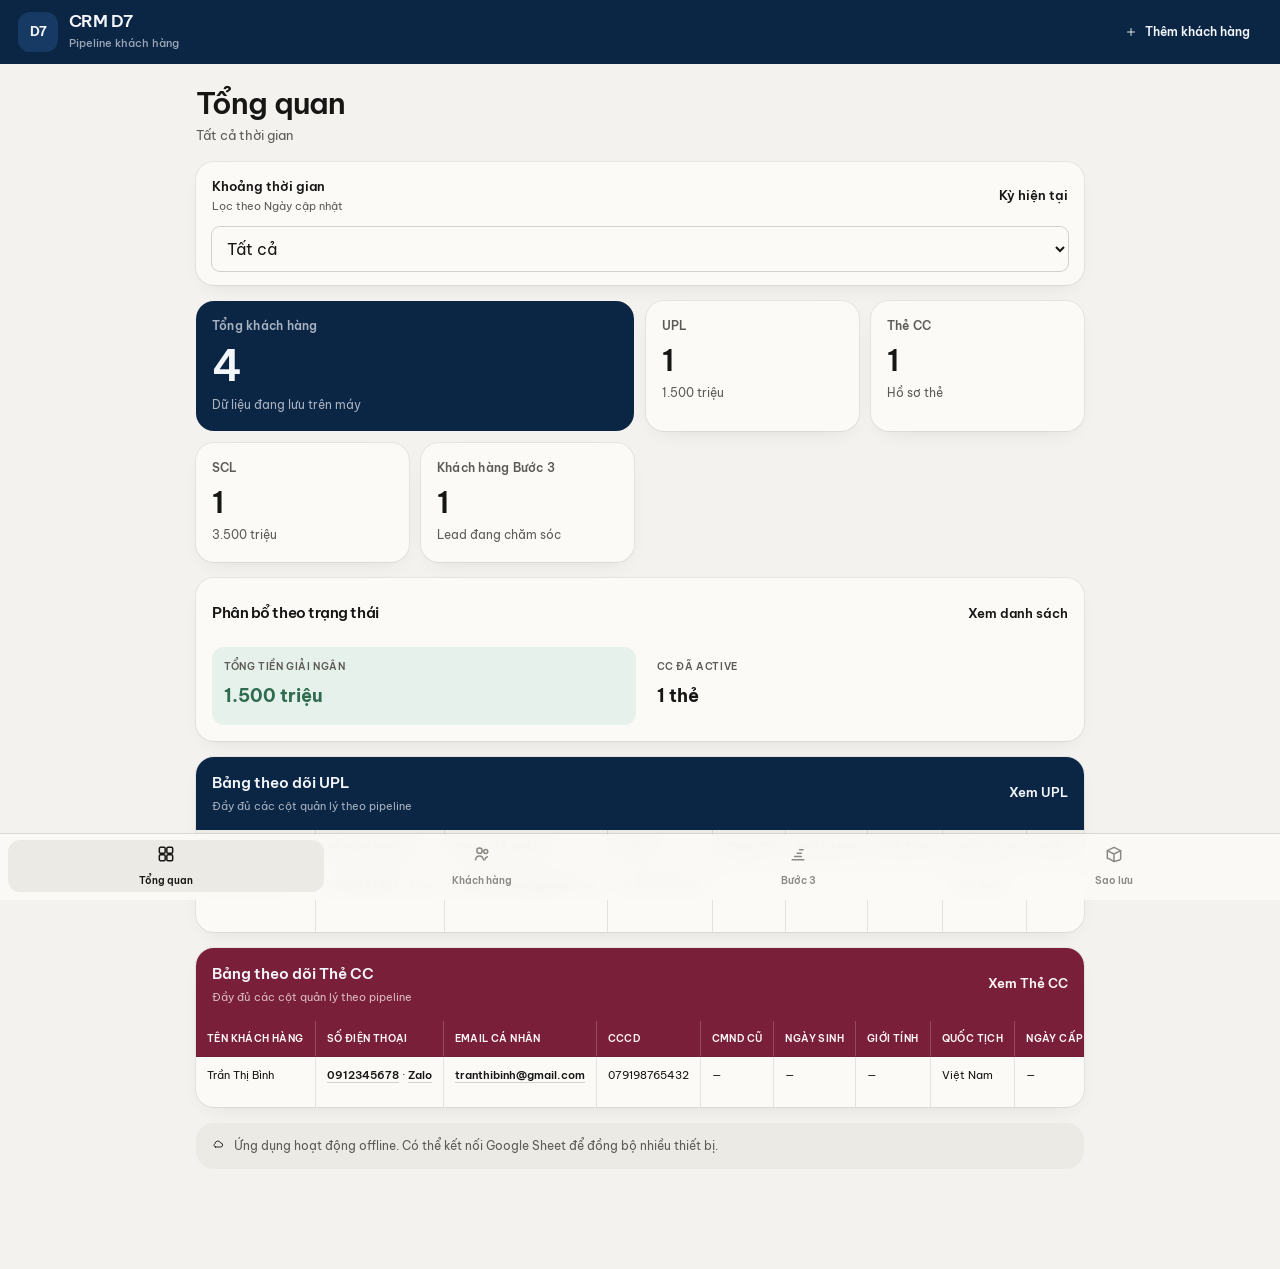
<file: index.html>
<!doctype html>
<html lang="vi">
<head>
  <meta charset="UTF-8">
  <meta name="viewport" content="width=device-width, initial-scale=1, maximum-scale=1, minimum-scale=1, user-scalable=no, viewport-fit=cover">
  <meta name="theme-color" content="#0b2545">
  <meta name="description" content="CRM D7 — quản lý pipeline khách hàng ngay trên thiết bị">
  <meta name="mobile-web-app-capable" content="yes">
  <meta name="apple-mobile-web-app-capable" content="yes">
  <meta name="apple-mobile-web-app-status-bar-style" content="black-translucent">
  <meta name="apple-mobile-web-app-title" content="CRM D7">
  <title>CRM D7</title>
  <link rel="manifest" href="manifest.webmanifest">
  <link rel="icon" href="icons/icon-192.png" sizes="192x192">
  <link rel="apple-touch-icon" href="icons/icon-192.png">
  <link rel="stylesheet" href="style.css?v=1.7.2">

<script>
  document.addEventListener('gesturestart', (e) => e.preventDefault());
  document.addEventListener('gesturechange', (e) => e.preventDefault());
  document.addEventListener('dblclick', (e) => e.preventDefault(), { passive: false });
  document.addEventListener('click', (e) => {
    const a = e.target.closest('a');
    if (!a || !a.href) return;
    if (a.hasAttribute('download')) return;
    if (a.target === '_blank') return;
    const href = a.getAttribute('href') || a.href;
    if (/^(blob:|mailto:|tel:|https?:)/i.test(href)) return;
    if (a.origin === window.location.origin || !a.href.startsWith('http')) {
      e.preventDefault();
      window.location.href = a.href;
    }
  });
</script>
</head>
<body>
  <svg class="icon-sprite" aria-hidden="true">
    <symbol id="i-mark" viewBox="0 0 24 24"><path d="M6 4v16M6 4h11M6 11h9"/></symbol>
    <symbol id="i-plus" viewBox="0 0 24 24"><path d="M12 5v14M5 12h14"/></symbol>
    <symbol id="i-grid" viewBox="0 0 24 24"><rect x="4" y="4" width="7" height="7" rx="1.4"/><rect x="13" y="4" width="7" height="7" rx="1.4"/><rect x="4" y="13" width="7" height="7" rx="1.4"/><rect x="13" y="13" width="7" height="7" rx="1.4"/></symbol>
    <symbol id="i-users" viewBox="0 0 24 24"><circle cx="9" cy="8" r="3.2"/><path d="M4.2 19c.6-3 2.6-4.6 4.8-4.6S13.2 16 13.8 19"/><circle cx="16.5" cy="9" r="2.4"/><path d="M15.4 19c.3-1.8 1.4-3.1 3.1-3.6"/></symbol>
    <symbol id="i-steps" viewBox="0 0 24 24"><path d="M5 19h14M8 15h8M11 11h5M14 7h4"/></symbol>
    <symbol id="i-box" viewBox="0 0 24 24"><path d="M4 8l8-4 8 4v9.5a2 2 0 0 1-1.2 1.8L12 21l-6.8-3.7A2 2 0 0 1 4 17.5V8z"/><path d="M4 8l8 4 8-4M12 12v9"/></symbol>
    <symbol id="i-search" viewBox="0 0 24 24"><circle cx="11" cy="11" r="6.5"/><path d="M16 16l4 4"/></symbol>
    <symbol id="i-download" viewBox="0 0 24 24"><path d="M12 4v11M7 11l5 5 5-5M5 20h14"/></symbol>
    <symbol id="i-cloud" viewBox="0 0 24 24"><path d="M7 18h10a4 4 0 0 0 .4-8 6 6 0 0 0-11.6 1.6A3.5 3.5 0 0 0 7 18z"/></symbol>
    <symbol id="i-close" viewBox="0 0 24 24"><path d="M6 6l12 12M18 6L6 18"/></symbol>
    <symbol id="i-phone" viewBox="0 0 24 24"><path d="M7 3.8h3.2l1 4.2-2 1.2a12 12 0 0 0 5.6 5.6l1.2-2 4.2 1V20a1.8 1.8 0 0 1-2 1.8A16 16 0 0 1 3.2 7.8 1.8 1.8 0 0 1 5 6h2z"/></symbol>
    <symbol id="i-mail" viewBox="0 0 24 24"><rect x="3.5" y="5.5" width="17" height="13" rx="2"/><path d="M4 7l8 6 8-6"/></symbol>
    <symbol id="i-map" viewBox="0 0 24 24"><path d="M12 21s6-5.2 6-10a6 6 0 1 0-12 0c0 4.8 6 10 6 10z"/><circle cx="12" cy="11" r="2"/></symbol>
    <symbol id="i-scan" viewBox="0 0 24 24"><path d="M4 8V5a1 1 0 0 1 1-1h3M20 8V5a1 1 0 0 0-1-1h-3M4 16v3a1 1 0 0 0 1 1h3M20 16v3a1 1 0 0 1-1 1h-3"/><rect x="8" y="8" width="8" height="8" rx="1"/></symbol>
    <symbol id="i-image" viewBox="0 0 24 24"><rect x="3.5" y="5" width="17" height="14" rx="2"/><circle cx="8.5" cy="10" r="1.6"/><path d="M6 17l4.2-4.2 3 3L16 13l4.5 4"/></symbol>
    <symbol id="i-paste" viewBox="0 0 24 24"><rect x="8" y="7" width="11" height="13" rx="1.6"/><path d="M8 10H6.4A1.4 1.4 0 0 1 5 8.6V4.4A1.4 1.4 0 0 1 6.4 3h7.2A1.4 1.4 0 0 1 15 4.4V7"/><path d="M10 3.2h4v2.2h-4z"/></symbol>
    <symbol id="i-torch" viewBox="0 0 24 24"><path d="M9 2h6l1 5H8z"/><path d="M8 7h8v3l-1.2 2v8.5a1.5 1.5 0 0 1-1.5 1.5h-2.6A1.5 1.5 0 0 1 9.2 20.5V12L8 10z"/><path d="M12 13v4"/></symbol>
    <symbol id="i-check" viewBox="0 0 24 24"><path d="M5 12.5l5 5 9-11"/></symbol>
    <symbol id="i-user" viewBox="0 0 24 24"><circle cx="12" cy="8" r="3.2"/><path d="M5 19.2c.8-3.4 3.2-5.2 7-5.2s6.2 1.8 7 5.2"/></symbol>
  </svg>

  <header class="app-header">
    <div class="brand">
      <div class="brand-mark" aria-hidden="true">D7</div>
      <div>
        <h1>CRM D7</h1>
        <p>Pipeline khách hàng</p>
      </div>
    </div>
    <div class="header-actions">
      <button id="installBtn" class="install-btn compact" hidden>
        <svg class="ico"><use href="#i-download"/></svg>
        Cài ứng dụng
      </button>
      <button id="addTopBtn" class="primary compact">
        <svg class="ico"><use href="#i-plus"/></svg>
        Thêm khách hàng
      </button>
    </div>
  </header>

  <main>
    <section id="dashboardView" class="view active">
      <div class="section-heading">
        <div>
          <h2>Tổng quan</h2>
          <p id="todayText"></p>
        </div>
      </div>
      <div class="overview-period panel">
        <div class="period-heading">
          <div>
            <strong>Khoảng thời gian</strong>
            <small>Lọc theo Ngày cập nhật</small>
          </div>
          <button id="currentPeriodBtn" class="text-btn" type="button">Kỳ hiện tại</button>
        </div>
        <div class="period-controls">
          <select id="overviewPeriodType" aria-label="Kiểu khoảng thời gian">
            <option value="all">Tất cả</option>
            <option value="week">Theo tuần</option>
            <option value="month">Theo tháng</option>
          </select>
          <input id="overviewWeek" type="week" aria-label="Chọn tuần" hidden>
          <input id="overviewMonth" type="month" aria-label="Chọn tháng" hidden>
        </div>
      </div>
      <div class="stats-grid">
        <article class="stat-card hero">
          <span>Tổng khách hàng</span>
          <strong id="totalCustomers">0</strong>
          <small>Dữ liệu đang lưu trên máy</small>
        </article>
        <article class="stat-card">
          <span>UPL</span>
          <strong id="uplCount">0</strong>
          <small id="uplAmount">0 triệu</small>
        </article>
        <article class="stat-card">
          <span>Thẻ CC</span>
          <strong id="ccCount">0</strong>
          <small>Hồ sơ thẻ</small>
        </article>
        <article class="stat-card">
          <span>SCL</span>
          <strong id="sclCount">0</strong>
          <small id="sclAmount">0 triệu</small>
        </article>
        <article class="stat-card">
          <span>Khách hàng Bước 3</span>
          <strong id="b3Count">0</strong>
          <small>Lead đang chăm sóc</small>
        </article>
      </div>

      <div class="panel">
        <div class="panel-title">
          <h3>Phân bổ theo trạng thái</h3>
          <button id="goCustomersBtn" class="text-btn">Xem danh sách</button>
        </div>
        <div class="status-highlights">
          <article class="status-highlight disbursed">
            <span>Tổng tiền giải ngân</span>
            <strong id="disbursedAmount">0 triệu</strong>
          </article>
          <article class="status-highlight active-cc">
            <span>CC đã Active</span>
            <strong id="activeCcCount">0 thẻ</strong>
          </article>
        </div>
      </div>

      <div class="pipeline-sheet upl-sheet">
        <div class="panel-title sheet-title">
          <div>
            <h3>Bảng theo dõi UPL</h3>
            <p>Đầy đủ các cột quản lý theo pipeline</p>
          </div>
          <button class="text-btn" data-dashboard-type="UPL">Xem UPL</button>
        </div>
        <div id="uplOverviewTable" class="table-scroll"></div>
      </div>

      <div class="pipeline-sheet cc-sheet">
        <div class="panel-title sheet-title">
          <div>
            <h3>Bảng theo dõi Thẻ CC</h3>
            <p>Đầy đủ các cột quản lý theo pipeline</p>
          </div>
          <button class="text-btn" data-dashboard-type="CC">Xem Thẻ CC</button>
        </div>
        <div id="ccOverviewTable" class="table-scroll"></div>
      </div>

      <div class="privacy-note">
        <svg class="ico" aria-hidden="true"><use href="#i-cloud"/></svg>
        <p id="storageNote">Ứng dụng hoạt động offline. Có thể kết nối Google Sheet để đồng bộ nhiều thiết bị.</p>
      </div>
    </section>

    <section id="customersView" class="view">
      <div class="section-heading">
        <div>
          <h2>Khách hàng</h2>
          <p id="resultCount">0 hồ sơ</p>
        </div>
        <button id="addCustomerBtn" class="primary">
          <svg class="ico"><use href="#i-plus"/></svg>
          Thêm mới
        </button>
      </div>

      <div class="filters panel">
        <label class="search-box">
          <svg class="ico" aria-hidden="true"><use href="#i-search"/></svg>
          <input id="searchInput" type="search" placeholder="Tìm tên, SĐT, CCCD, cán bộ bán…">
        </label>
        <div class="filter-row">
          <select id="typeFilter" aria-label="Lọc nhóm hồ sơ">
            <option value="">Tất cả nhóm</option>
            <option value="UPL">UPL</option>
            <option value="CC">Thẻ CC</option>
            <option value="SCL">SCL</option>
            <option value="B3">KH Bước 3</option>
          </select>
          <select id="statusFilter" aria-label="Lọc trạng thái">
            <option value="">Tất cả trạng thái</option>
          </select>
        </div>
      </div>

      <div id="customerList" class="customer-list"></div>
    </section>

    <section id="step3View" class="view">
      <div class="section-heading">
        <div>
          <h2>Khách hàng Bước 3</h2>
          <p id="step3Count">0 khách hàng cần chăm sóc</p>
        </div>
        <button id="addStep3Btn" class="primary">
          <svg class="ico"><use href="#i-plus"/></svg>
          Thêm Bước 3
        </button>
      </div>
      <div class="panel step3-tools">
        <label class="search-box">
          <svg class="ico" aria-hidden="true"><use href="#i-search"/></svg>
          <input id="step3SearchInput" type="search" placeholder="Tìm tên, SĐT, CCCD, địa chỉ…">
        </label>
      </div>
      <div id="step3Table" class="pipeline-sheet step3-sheet"></div>
    </section>

    <section id="backupView" class="view">
      <div class="section-heading">
        <div>
          <h2>Sao lưu dữ liệu</h2>
          <p>Chuyển dữ liệu khi đổi máy hoặc lưu trữ định kỳ</p>
        </div>
      </div>
      <div class="panel backup-actions">
        <button id="exportJsonBtn" class="primary wide">Xuất bản sao lưu JSON</button>
        <button id="exportExcelBtn" class="secondary wide">Xuất file Excel (.xlsx)</button>
        <label class="secondary wide file-button">
          Nhập bản sao lưu JSON
          <input id="importJsonInput" type="file" accept="application/json,.json">
        </label>
        <button id="passwordBtn" class="secondary wide">Thiết lập / đổi mật khẩu bảo vệ</button>
        <p id="passwordStatus" class="password-status">Chưa đặt mật khẩu bảo vệ</p>
      </div>
      <div class="panel sync-panel">
        <div class="sync-heading">
          <div>
            <h3>Đồng bộ Google Sheet</h3>
            <p id="syncStatusText">Chưa kết nối</p>
          </div>
          <span id="syncStatusBadge" class="sync-badge offline">Chưa bật</span>
        </div>
        <label class="field">
          <span>Link Apps Script kết thúc bằng /exec</span>
          <input id="syncEndpoint" type="url" inputmode="url" autocomplete="off" placeholder="https://script.google.com/macros/s/.../exec">
        </label>
        <label class="field">
          <span>Mã đồng bộ</span>
          <input id="syncToken" type="password" autocomplete="new-password" placeholder="Nhập SYNC_TOKEN">
        </label>
        <div class="sync-actions">
          <button id="saveSyncBtn" class="primary" type="button">Lưu kết nối</button>
          <button id="syncNowBtn" class="secondary" type="button">Đồng bộ ngay</button>
          <button id="disconnectSyncBtn" class="text-danger" type="button">Ngắt kết nối</button>
        </div>
        <a class="sheet-link" href="https://docs.google.com/spreadsheets/d/1-25f-PqZE8RVZIwjK_eGTddRzKTwYElUWuYyNMxJgtg/edit" target="_blank" rel="noopener">Mở Google Sheet</a>
        <small>Dữ liệu vẫn lưu trên máy. Khi mất mạng, thay đổi được giữ lại và tự đồng bộ khi có mạng.</small>
      </div>
      <div class="panel danger-zone">
        <h3>Xóa toàn bộ dữ liệu</h3>
        <p>Thao tác này xóa mọi khách hàng đã nhập trên thiết bị và không thể hoàn tác nếu chưa sao lưu.</p>
        <button id="clearAllBtn" class="danger">Xóa toàn bộ khách hàng</button>
      </div>
      <div class="about">
        <strong>CRM D7 v1.7.2</strong>
        <span>Phát triển bởi Thân Sang</span>
      </div>
    </section>
  </main>

  <nav class="bottom-nav" aria-label="Điều hướng chính">
    <button class="nav-item active" data-view="dashboardView"><svg class="ico"><use href="#i-grid"/></svg>Tổng quan</button>
    <button class="nav-item" data-view="customersView"><svg class="ico"><use href="#i-users"/></svg>Khách hàng</button>
    <button class="nav-item" data-view="step3View"><svg class="ico"><use href="#i-steps"/></svg>Bước 3</button>
    <button class="nav-item" data-view="backupView"><svg class="ico"><use href="#i-box"/></svg>Sao lưu</button>
  </nav>

  <div id="formModal" class="modal" aria-hidden="true">
    <div class="modal-backdrop" data-close-modal></div>
    <section class="modal-sheet" role="dialog" aria-modal="true" aria-labelledby="formTitle">
      <div class="modal-header">
        <div>
          <h2 id="formTitle">Thêm khách hàng</h2>
          <p>Nhập thông tin theo pipeline</p>
        </div>
        <button class="icon-btn" type="button" data-close-modal aria-label="Đóng">
          <svg class="ico"><use href="#i-close"/></svg>
        </button>
      </div>
      <form id="customerForm">
        <input id="recordId" type="hidden">
        <div class="form-grid">
          <label class="field">
            <span>Nhóm hồ sơ *</span>
            <select id="recordType" required>
              <option value="UPL">UPL</option>
              <option value="CC">Thẻ CC</option>
              <option value="SCL">SCL</option>
              <option value="B3">KH Bước 3</option>
            </select>
          </label>
          <label class="field">
            <span>Ngày cập nhật</span>
            <input id="updatedDate" type="date">
          </label>
          <div class="field full">
            <span>Tên khách hàng *</span>
            <div class="autocomplete-wrap">
              <input
                id="customerName"
                type="text"
                autocomplete="off"
                role="combobox"
                aria-autocomplete="list"
                aria-controls="customerSuggestions"
                aria-expanded="false"
                placeholder="Gõ tên để tìm trong khách hàng đã lưu"
                required
              >
              <div id="customerSuggestions" class="suggestions" role="listbox" hidden></div>
            </div>
          </div>
          <label class="field">
            <span>Số điện thoại</span>
            <div class="input-action">
              <input id="phone" type="tel" inputmode="tel" autocomplete="off">
              <a id="phoneZaloLink" class="zalo-field-btn disabled" href="#" target="_blank" rel="noopener" aria-disabled="true">Zalo</a>
            </div>
          </label>
          <label class="field full">
            <span>Email cá nhân</span>
            <input id="personalEmail" type="email" inputmode="email" autocomplete="email" placeholder="vidu@gmail.com">
          </label>
          <div class="form-section-title full">
            <strong>Thông tin CCCD</strong>
            <small>Quét QR góc dưới mặt trước thẻ · đọc ảnh CCCD · dán mã</small>
          </div>
          <div class="cccd-capture full" id="cccdCapture">
            <article class="cccd-id" aria-live="polite">
              <header class="cccd-id-head">
                <span class="cccd-id-mark">VN</span>
                <div>
                  <em>Cộng hòa Xã hội Chủ nghĩa Việt Nam</em>
                  <strong>Căn cước công dân</strong>
                </div>
                <span class="cccd-chip" aria-hidden="true"></span>
              </header>
              <div class="cccd-id-body">
                <div class="cccd-photo" aria-hidden="true">
                  <svg class="ico"><use href="#i-user"/></svg>
                </div>
                <div class="cccd-id-meta">
                  <span>Họ và tên</span>
                  <strong id="cccdCardName">Chưa quét</strong>
                  <span>Số định danh cá nhân</span>
                  <b id="cccdCardNumber">—</b>
                  <small id="cccdCardMeta">QR ở góc dưới bên phải, rất nhỏ — giữ gần</small>
                </div>
                <div class="cccd-qr-mark" aria-hidden="true">
                  <svg viewBox="0 0 29 29" fill="none">
                    <rect x="1" y="1" width="9" height="9" stroke="#f3f6fa" stroke-width="2"/>
                    <rect x="3.5" y="3.5" width="4" height="4" fill="#f3f6fa"/>
                    <rect x="19" y="1" width="9" height="9" stroke="#f3f6fa" stroke-width="2"/>
                    <rect x="21.5" y="3.5" width="4" height="4" fill="#f3f6fa"/>
                    <rect x="1" y="19" width="9" height="9" stroke="#f3f6fa" stroke-width="2"/>
                    <rect x="3.5" y="21.5" width="4" height="4" fill="#f3f6fa"/>
                    <rect x="14" y="14" width="3" height="3" fill="#f3f6fa"/>
                    <rect x="19" y="14" width="3" height="3" fill="#f3f6fa"/>
                    <rect x="24" y="19" width="3" height="3" fill="#f3f6fa"/>
                    <rect x="14" y="24" width="3" height="3" fill="#f3f6fa"/>
                    <rect x="19" y="24" width="3" height="3" fill="#f3f6fa"/>
                  </svg>
                </div>
              </div>
            </article>
            <div class="cccd-tools">
              <button type="button" id="scanCccdQrBtn" class="primary cccd-tool-primary">
                <svg class="ico"><use href="#i-scan"/></svg>
                Quét QR CCCD
              </button>
              <div class="cccd-tools-row">
                <button type="button" id="scanCccdPhotoBtn" class="secondary compact">
                  <svg class="ico"><use href="#i-image"/></svg>
                  Đọc ảnh CCCD
                </button>
                <button type="button" id="scanCccdPasteBtn" class="secondary compact">
                  <svg class="ico"><use href="#i-paste"/></svg>
                  Dán mã
                </button>
              </div>
            </div>
          </div>
          <label class="field">
            <span>Số CCCD / Định danh</span>
            <input id="cccd" type="text" inputmode="numeric" autocomplete="off" placeholder="12 số">
          </label>
          <label class="field">
            <span>Số CMND cũ (9 số)</span>
            <input id="cmndOld" type="text" inputmode="numeric" autocomplete="off" placeholder="Nếu có">
          </label>
          <label class="field">
            <span>Ngày sinh</span>
            <input id="dateOfBirth" type="date">
          </label>
          <label class="field">
            <span>Giới tính</span>
            <select id="gender">
              <option value="">Chưa chọn</option>
              <option value="Nam">Nam</option>
              <option value="Nữ">Nữ</option>
            </select>
          </label>
          <label class="field">
            <span>Quốc tịch</span>
            <input id="nationality" type="text" autocomplete="off" placeholder="Việt Nam">
          </label>
          <label class="field">
            <span>Ngày cấp CCCD</span>
            <input id="idIssueDate" type="date">
          </label>
          <label class="field">
            <span>Nơi cấp CCCD</span>
            <input id="idIssuePlace" type="text" autocomplete="organization" placeholder="Cơ quan cấp CCCD">
          </label>
          <label class="field">
            <span>Ngày hết hạn</span>
            <input id="idExpiryDate" type="date">
          </label>
          <label class="field">
            <span>Số ĐD đã hủy</span>
            <input id="cancelledId" type="text" inputmode="numeric" autocomplete="off" placeholder="Nếu có">
          </label>
          <div class="form-section-title full">
            <strong>Địa chỉ khách hàng</strong>
            <small>Danh mục hành chính Việt Nam áp dụng từ 01/07/2025 · Nơi cư trú trên CCCD</small>
          </div>
          <label class="field">
            <span>Tỉnh / Thành phố</span>
            <div class="select-search-wrap">
              <input id="provinceSearch" type="search" autocomplete="off" placeholder="Gõ để tìm Tỉnh / Thành phố" disabled>
              <select id="province" disabled>
                <option value="">Đang tải danh mục…</option>
              </select>
            </div>
          </label>
          <label class="field">
            <span>Phường / Xã / Đặc khu</span>
            <div class="select-search-wrap">
              <input id="wardSearch" type="search" autocomplete="off" placeholder="Gõ để tìm Phường / Xã / Đặc khu" disabled>
              <select id="ward" disabled>
                <option value="">Chọn Tỉnh / Thành phố trước</option>
              </select>
            </div>
          </label>
          <label class="field">
            <span>Quận / Huyện cũ</span>
            <input id="legacyDistrict" type="text" list="legacyDistrictSuggestions" autocomplete="off" placeholder="Không bắt buộc">
          </label>
          <label class="field">
            <span>Số nhà, tên đường</span>
            <input id="streetAddress" type="text" list="streetSuggestions" autocomplete="street-address" placeholder="Ví dụ: 123 Nguyễn Huệ">
          </label>
          <div id="addressPreview" class="address-preview full">Chưa nhập địa chỉ</div>
          <div class="form-section-title full">
            <strong>Kinh doanh</strong>
            <small>Thông tin công ty của khách hàng</small>
          </div>
          <label class="field full">
            <span>Tên công ty</span>
            <input id="companyName" type="text" autocomplete="organization" placeholder="Ví dụ: TNHH Thương mại An Bình">
          </label>
          <label class="field full">
            <span>Địa chỉ công ty</span>
            <input id="companyAddress" type="text" autocomplete="off" placeholder="Địa chỉ trụ sở / nơi kinh doanh">
          </label>
          <label class="field full">
            <span>Doanh thu công ty (triệu đồng)</span>
            <input id="companyRevenue" type="text" inputmode="numeric" pattern="[0-9.]*" autocomplete="off" placeholder="Ví dụ: 2.400">
          </label>
          <label class="field full">
            <span>Đơn vị</span>
            <input id="unit" type="text" autocomplete="off">
          </label>
          <label class="field">
            <span>Họ tên cán bộ bán</span>
            <input id="staffName" type="text" autocomplete="off">
          </label>
          <label class="field">
            <span>Chức danh</span>
            <select id="staffRole">
              <option value="RO">RO</option>
              <option value="MSO">MSO</option>
              <option value="RMB">RMB</option>
              <option value="Khác">Khác</option>
            </select>
          </label>
          <label class="field full">
            <span>Tình trạng hồ sơ / liên hệ *</span>
            <select id="recordStatus" required></select>
          </label>
          <label class="field">
            <span>Ngày login / đổi trạng thái</span>
            <input id="statusDate" type="date">
          </label>
          <label class="field">
            <span>Luồng trình</span>
            <select id="flow"></select>
          </label>
          <label class="field full">
            <span>Sản phẩm</span>
            <select id="product"></select>
          </label>
          <label class="field full" id="amountField">
            <span>Số tiền đề nghị vay (triệu đồng)</span>
            <input id="amount" type="text" inputmode="numeric" pattern="[0-9.]*" autocomplete="off" placeholder="Ví dụ: 1.500">
          </label>
          <label class="field">
            <span>Bảo hiểm</span>
            <select id="insuranceType">
              <option value="">Chưa chọn</option>
              <option value="BHSK">BHSK</option>
              <option value="BHKV">BHKV</option>
            </select>
          </label>
          <label class="field" id="insuranceAmountField">
            <span>Số tiền bảo hiểm (triệu đồng)</span>
            <input id="insuranceAmount" type="text" inputmode="numeric" pattern="[0-9.]*" autocomplete="off" placeholder="Ví dụ: 12">
          </label>
          <label class="field full">
            <span>Ghi chú</span>
            <textarea id="notes" rows="4" placeholder="Mô tả chi tiết tình trạng hồ sơ…"></textarea>
          </label>
        </div>
        <datalist id="legacyDistrictSuggestions"></datalist>
        <datalist id="streetSuggestions"></datalist>
        <div class="form-actions">
          <button class="secondary" type="button" data-close-modal>Hủy</button>
          <button id="saveCustomerBtn" class="primary" type="submit">Lưu khách hàng</button>
        </div>
      </form>
    </section>
  </div>

  <div id="passwordModal" class="modal" aria-hidden="true">
    <div class="modal-backdrop" data-close-password></div>
    <section class="modal-sheet password-sheet" role="dialog" aria-modal="true" aria-labelledby="passwordTitle">
      <div class="modal-header">
        <div>
          <h2 id="passwordTitle">Mật khẩu bảo vệ</h2>
          <p id="passwordHint">Dùng khi xuất Excel hoặc xóa toàn bộ dữ liệu.</p>
        </div>
        <button class="icon-btn" type="button" data-close-password aria-label="Đóng">
          <svg class="ico"><use href="#i-close"/></svg>
        </button>
      </div>
      <form id="passwordForm">
        <label class="field" id="currentPasswordField">
          <span>Mật khẩu hiện tại</span>
          <input id="currentPassword" type="password" autocomplete="current-password">
        </label>
        <label class="field" id="newPasswordField">
          <span>Mật khẩu mới</span>
          <input id="newPassword" type="password" autocomplete="new-password">
        </label>
        <label class="field" id="confirmPasswordField">
          <span>Nhập lại mật khẩu mới</span>
          <input id="confirmPassword" type="password" autocomplete="new-password">
        </label>
        <p id="passwordError" class="field-error" hidden></p>
        <div class="form-actions">
          <button class="secondary" type="button" data-close-password>Hủy</button>
          <button id="passwordSubmitBtn" class="primary" type="submit">Lưu mật khẩu</button>
        </div>
      </form>
    </section>
  </div>

  <div id="lockScreen" class="lock-screen" hidden>
    <div class="lock-card">
      <strong>CRM D7</strong>
      <h2>Dữ liệu đã mã hóa</h2>
      <p>Nhập mật khẩu bảo vệ để mở CCCD, SĐT và hồ sơ khách hàng.</p>
      <form id="unlockForm">
        <label class="field">
          <span>Mật khẩu</span>
          <input id="unlockPassword" type="password" autocomplete="current-password" required>
        </label>
        <p id="unlockError" class="field-error" hidden></p>
        <button class="primary wide" type="submit">Mở khóa</button>
      </form>
    </div>
  </div>

  <div id="qrScanModal" class="modal scan-modal" aria-hidden="true">
    <div class="modal-backdrop" data-close-qr></div>
    <section class="modal-sheet scan-sheet" role="dialog" aria-modal="true" aria-labelledby="qrScanTitle">
      <header class="scan-top">
        <div>
          <h2 id="qrScanTitle">Quét CCCD</h2>
          <p id="qrScanSubtitle">Đưa góc QR mặt trước thẻ vào ô nhỏ</p>
        </div>
        <button class="scan-icon-btn" type="button" id="qrTorchBtn" aria-pressed="false" aria-label="Đèn pin">
          <svg class="ico"><use href="#i-torch"/></svg>
        </button>
        <button class="scan-icon-btn" type="button" data-close-qr aria-label="Đóng">
          <svg class="ico"><use href="#i-close"/></svg>
        </button>
      </header>

      <nav class="scan-tabs" role="tablist" aria-label="Cách đọc CCCD">
        <button type="button" class="scan-tab active" role="tab" aria-selected="true" data-scan-tab="qr">QR</button>
        <button type="button" class="scan-tab" role="tab" aria-selected="false" data-scan-tab="photo">Ảnh CCCD</button>
        <button type="button" class="scan-tab" role="tab" aria-selected="false" data-scan-tab="paste">Dán mã</button>
      </nav>

      <div class="scan-panels">
        <div class="scan-panel is-active" data-scan-panel="qr" role="tabpanel">
          <div class="qr-stage">
            <video id="qrVideo" class="qr-video" playsinline muted autoplay></video>
            <canvas id="qrCanvas" class="qr-canvas" hidden></canvas>
            <div id="qrOverlay" class="qr-overlay">
              <div class="id-frame" aria-hidden="true">
                <span class="id-frame-label">Mặt trước thẻ</span>
                <span class="qr-target"><i></i></span>
              </div>
            </div>
          </div>
          <div class="scan-zoom" role="group" aria-label="Thu phóng">
            <button type="button" data-zoom="1">1×</button>
            <button type="button" data-zoom="2" class="active">2×</button>
            <button type="button" data-zoom="3">3×</button>
          </div>
          <p id="qrScanHint" class="qr-hint">Đang mở camera…</p>
        </div>

        <div class="scan-panel" data-scan-panel="photo" role="tabpanel">
          <div class="photo-drop" id="qrPhotoDrop">
            <svg class="ico photo-drop-ico"><use href="#i-image"/></svg>
            <strong>Chọn ảnh CCCD</strong>
            <p>Chọn ảnh mặt trước hoặc mặt sau CCCD từ thư viện. App đọc QR trước rồi OCR các trường thông tin.</p>
            <button class="primary" type="button" id="qrPickPhotoBtn">
              <svg class="ico"><use href="#i-image"/></svg>
              Chọn ảnh từ thư viện
            </button>
          </div>
        </div>

        <div class="scan-panel" data-scan-panel="paste" role="tabpanel">
          <label class="field scan-paste-field">
            <span>Chuỗi QR CCCD</span>
            <textarea id="qrPasteInput" rows="6" autocomplete="off" spellcheck="false" placeholder="0790…|CMND cũ|HỌ TÊN|ddMMyyyy|Nam|địa chỉ|ngày cấp"></textarea>
          </label>
          <button class="primary wide" type="button" id="qrPasteApplyBtn">Đọc mã đã dán</button>
          <p class="qr-hint">Copy nội dung QR từ app khác rồi dán vào đây khi camera không đọc được mã nhỏ.</p>
        </div>

      </div>

      <div id="cccdPreview" class="cccd-preview" hidden>
        <div class="cccd-preview-card">
          <p class="cccd-preview-source" id="cccdPreviewSource">Đã đọc CCCD</p>
          <dl id="cccdPreviewFields" class="cccd-preview-fields"></dl>
          <div class="cccd-preview-actions">
            <button type="button" class="secondary" id="cccdPreviewRetry">Quét lại</button>
            <button type="button" class="primary" id="cccdPreviewApply">Điền vào hồ sơ</button>
          </div>
        </div>
      </div>
      <input id="qrFileInput" type="file" accept="image/*" hidden>
    </section>
  </div>

  <div id="toast" class="toast" role="status" aria-live="polite"></div>
  <script src="vendor/jsQR.js"></script>
  <script src="demo-seed.js"></script>
  <script src="data/vietnam-address-catalogs.js?v=1.7.2"></script>
  <script src="main.js?v=1.7.2"></script>
  <script>
    (() => {
      const installButton = document.getElementById("installBtn");
      let deferredPrompt = null;
      const isStandalone = window.matchMedia("(display-mode: standalone)").matches ||
        window.navigator.standalone === true;
      const isIos = /iphone|ipad|ipod/i.test(navigator.userAgent);

      if ("serviceWorker" in navigator) {
        window.addEventListener("load", () => {
          navigator.serviceWorker.register("sw.js", { scope: "./" }).catch(() => {});
        });
      }

      window.addEventListener("beforeinstallprompt", (event) => {
        event.preventDefault();
        deferredPrompt = event;
        installButton.hidden = false;
      });

      if (isIos && !isStandalone) installButton.hidden = false;

      installButton.addEventListener("click", async () => {
        if (deferredPrompt) {
          deferredPrompt.prompt();
          await deferredPrompt.userChoice;
          deferredPrompt = null;
          installButton.hidden = true;
          return;
        }
        if (isIos) {
          alert("Trên iPhone: bấm nút Chia sẻ của Safari, sau đó chọn “Thêm vào Màn hình chính”.");
        }
      });

      window.addEventListener("appinstalled", () => {
        installButton.hidden = true;
      });
    })();
  </script>
</body>
</html>
</file>
<file: style.css>
@import url("https://fonts.googleapis.com/css2?family=Be+Vietnam+Pro:wght@400;500;600;700&display=swap");

:root {
  --bg: #f3f2ee;
  --bg-elevated: #fbfaf7;
  --bg-subtle: #eceae4;
  --fg: #161615;
  --fg-muted: #5c5b56;
  --fg-subtle: #8a8983;
  --border: color-mix(in oklab, var(--fg) 10%, transparent);
  --border-strong: color-mix(in oklab, var(--fg) 18%, transparent);
  --accent: #0b2545;
  --accent-fg: #f3f6fa;
  --accent-soft: #e4ebf4;
  --ok: #2f6b4f;
  --ok-soft: #e7f1eb;
  --warn: #8a5a12;
  --warn-soft: #f4ead4;
  --danger: #9f2a2a;
  --danger-soft: #f8e8e8;
  --cc: #7a1f3a;
  --cc-fg: #fff8f9;
  --cc-soft: #f7e9ee;
  --zalo: #0068ff;

  --radius-xs: 4px;
  --radius-sm: 8px;
  --radius-md: 12px;
  --radius-lg: 18px;
  --radius-xl: 24px;

  --space-1: 4px;
  --space-2: 8px;
  --space-3: 12px;
  --space-4: 16px;
  --space-5: 24px;
  --space-6: 32px;

  --font: "Be Vietnam Pro", "Segoe UI", system-ui, sans-serif;
  --text-xs: 0.75rem;
  --text-sm: 0.8125rem;
  --text-base: 0.9375rem;
  --text-lg: 1.125rem;
  --text-xl: 1.375rem;
  --text-2xl: clamp(1.5rem, 1.2rem + 1vw, 1.85rem);

  --leading-tight: 1.15;
  --leading-snug: 1.3;
  --leading-normal: 1.5;
  --tracking-tight: -0.03em;

  --shadow-border:
    0 0 0 1px rgba(22, 22, 21, 0.06),
    0 1px 2px -1px rgba(22, 22, 21, 0.06),
    0 8px 24px -12px rgba(22, 22, 21, 0.12);
  --shadow-border-hover:
    0 0 0 1px rgba(22, 22, 21, 0.1),
    0 1px 2px -1px rgba(22, 22, 21, 0.08),
    0 12px 28px -12px rgba(22, 22, 21, 0.16);

  --motion-micro: 80ms;
  --motion-quick: 150ms;
  --motion-fast: 250ms;
  --ease-out: cubic-bezier(0.22, 1, 0.36, 1);

  --header-h: 64px;
  --nav-h: 64px;
}

* { box-sizing: border-box; }
html {
  background: var(--bg);
  -webkit-font-smoothing: antialiased;
  -moz-osx-font-smoothing: grayscale;
  touch-action: manipulation;
  -ms-touch-action: manipulation;
}
body {
  margin: 0;
  min-height: 100vh;
  color: var(--fg);
  background: var(--bg);
  font-family: var(--font);
  font-size: var(--text-base);
  line-height: var(--leading-normal);
  -webkit-tap-highlight-color: transparent;
  touch-action: pan-x pan-y;
  overscroll-behavior: none;
}
button, input, select, textarea { font: inherit; color: inherit; }
input, select, textarea { font-size: 16px; }
button:not(:disabled), [role="button"]:not(:disabled) { cursor: pointer; }
button:disabled { cursor: not-allowed; opacity: 0.55; }

.ico {
  width: 1em;
  height: 1em;
  display: block;
  flex: 0 0 auto;
  stroke: currentColor;
  fill: none;
  stroke-width: 1.8;
  stroke-linecap: round;
  stroke-linejoin: round;
}
.icon-sprite { position: absolute; width: 0; height: 0; overflow: hidden; }

.app-header {
  position: sticky;
  z-index: 20;
  top: 0;
  display: flex;
  align-items: center;
  justify-content: space-between;
  gap: var(--space-3);
  padding: calc(12px + env(safe-area-inset-top)) 18px 12px;
  color: var(--accent-fg);
  background: var(--accent);
  box-shadow: 0 1px 0 rgba(255,255,255,0.06);
}
.brand { display: flex; align-items: center; gap: 11px; min-width: 0; }
.brand-mark {
  display: grid;
  width: 40px;
  height: 40px;
  flex: 0 0 40px;
  place-items: center;
  border-radius: var(--radius-md);
  background: #163a63;
  color: var(--accent-fg);
  font-size: 13px;
  font-weight: 700;
  letter-spacing: -0.04em;
}
.brand h1 {
  margin: 0;
  font-size: 17px;
  font-weight: 600;
  letter-spacing: var(--tracking-tight);
  line-height: var(--leading-tight);
  text-wrap: balance;
}
.brand p { margin: 3px 0 0; color: color-mix(in oklab, var(--accent-fg) 62%, transparent); font-size: 11px; font-weight: 500; }
.header-actions { display: flex; align-items: center; gap: 8px; }

main { max-width: 920px; margin: 0 auto; padding: 22px 16px calc(var(--nav-h) + 36px); }
.view { display: none; }
.view.active { display: block; animation: appear var(--motion-fast) var(--ease-out); }
@keyframes appear {
  from { opacity: 0; transform: translateY(6px); }
  to { opacity: 1; transform: none; }
}

.section-heading {
  display: flex;
  align-items: flex-end;
  justify-content: space-between;
  gap: var(--space-4);
  margin-bottom: var(--space-4);
}
.section-heading h2 {
  margin: 0;
  font-size: var(--text-2xl);
  font-weight: 600;
  letter-spacing: var(--tracking-tight);
  line-height: var(--leading-tight);
  text-wrap: balance;
}
.section-heading p { margin: 6px 0 0; color: var(--fg-muted); font-size: var(--text-sm); }

.primary, .secondary, .danger, .install-btn {
  display: inline-flex;
  align-items: center;
  justify-content: center;
  gap: 8px;
  min-height: 44px;
  border-radius: var(--radius-md);
  padding: 10px 15px;
  border: 0;
  font-weight: 600;
  font-size: var(--text-sm);
  transition: transform var(--motion-quick) var(--ease-out), background var(--motion-quick) var(--ease-out), opacity var(--motion-quick);
}
.primary:active, .secondary:active, .danger:active, .install-btn:active { transform: scale(0.96); }
.primary { color: var(--accent-fg); background: var(--accent); }
.primary:hover { background: #163a63; }
.secondary { color: var(--fg); background: var(--bg-elevated); box-shadow: var(--shadow-border); }
.secondary:hover { box-shadow: var(--shadow-border-hover); }
.danger { color: #fff; background: var(--danger); }
.install-btn {
  min-height: 38px;
  padding: 8px 11px;
  color: var(--accent-fg);
  background: transparent;
  box-shadow: 0 0 0 1px color-mix(in oklab, var(--accent-fg) 22%, transparent);
  font-weight: 600;
}
.install-btn[hidden] { display: none; }
.compact { min-height: 38px; padding: 8px 12px; font-size: 12px; }
.wide { width: 100%; }

.stats-grid { display: grid; grid-template-columns: repeat(2, 1fr); gap: 12px; margin-bottom: 16px; }
.stat-card {
  min-height: 118px;
  padding: 16px;
  border-radius: var(--radius-lg);
  background: var(--bg-elevated);
  box-shadow: var(--shadow-border);
}
.stat-card.hero {
  grid-column: 1 / -1;
  min-height: 128px;
  color: var(--accent-fg);
  background: var(--accent);
  box-shadow: none;
}
.stat-card span { display: block; color: var(--fg-muted); font-size: 12px; font-weight: 600; letter-spacing: 0.02em; }
.stat-card.hero span, .stat-card.hero small { color: color-mix(in oklab, var(--accent-fg) 68%, transparent); }
.stat-card strong {
  display: block;
  margin: 10px 0 6px;
  color: var(--fg);
  font-size: 30px;
  font-weight: 600;
  line-height: 1;
  font-variant-numeric: tabular-nums;
  letter-spacing: var(--tracking-tight);
}
.stat-card.hero strong { color: var(--accent-fg); font-size: 42px; }
.stat-card small { color: var(--fg-muted); font-size: 12px; }

.panel {
  margin-bottom: 16px;
  padding: 16px;
  border-radius: var(--radius-lg);
  background: var(--bg-elevated);
  box-shadow: var(--shadow-border);
}
.panel-title { display: flex; align-items: center; justify-content: space-between; gap: 10px; }
.panel h3 { margin: 0; font-size: 15px; font-weight: 600; letter-spacing: var(--tracking-tight); }
.text-btn {
  display: inline-flex;
  align-items: center;
  gap: 4px;
  padding: 8px 0;
  min-height: 40px;
  border: 0;
  color: var(--fg);
  background: transparent;
  font-weight: 600;
  font-size: 13px;
}
.text-btn:hover { opacity: 0.7; }

.overview-period { display: grid; gap: 11px; padding: 14px 16px; }
.period-heading { display: flex; align-items: center; justify-content: space-between; gap: 12px; }
.period-heading > div { display: grid; gap: 2px; }
.period-heading strong { color: var(--fg); font-size: 13px; font-weight: 600; }
.period-heading small { color: var(--fg-muted); font-size: 11px; }
.period-controls { display: flex; gap: 9px; }
.period-controls > * { flex: 1; min-width: 0; }
.period-controls [hidden] { display: none !important; }

.pipeline-sheet {
  margin-bottom: 16px;
  overflow: hidden;
  border-radius: var(--radius-lg);
  background: var(--bg-elevated);
  box-shadow: var(--shadow-border);
}
.sheet-title {
  padding: 15px 16px;
  color: var(--accent-fg);
  background: var(--accent);
}
.sheet-title h3 { margin: 0; font-size: 15px; font-weight: 600; }
.sheet-title p { margin: 4px 0 0; color: color-mix(in oklab, var(--accent-fg) 68%, transparent); font-size: 11px; }
.sheet-title .text-btn { color: var(--accent-fg); white-space: nowrap; }
.cc-sheet .sheet-title { background: var(--cc); }
.cc-sheet .sheet-title p { color: color-mix(in oklab, var(--cc-fg) 72%, transparent); }
.cc-sheet .sheet-title .text-btn { color: var(--cc-fg); }
.step3-sheet { min-height: 220px; }
.table-scroll { overflow-x: auto; overscroll-behavior-inline: contain; }
.data-table {
  width: 100%;
  min-width: 1780px;
  border-collapse: separate;
  border-spacing: 0;
  font-size: 11px;
}
.data-table.compact-table { min-width: 1120px; }
.data-table th,
.data-table td {
  max-width: 240px;
  padding: 10px 11px;
  border-right: 1px solid var(--border);
  border-bottom: 1px solid var(--border);
  vertical-align: top;
  text-align: left;
  white-space: nowrap;
}
.data-table th {
  position: sticky;
  z-index: 2;
  top: 0;
  color: var(--fg-muted);
  background: var(--bg-subtle);
  font-weight: 600;
  font-size: 10px;
  letter-spacing: 0.04em;
  text-transform: uppercase;
}
.cc-sheet .data-table th {
  color: var(--cc-fg);
  background: var(--cc);
  border-right-color: color-mix(in oklab, white 18%, var(--cc));
}
.cc-sheet .data-table tbody tr:nth-child(even) td { background: var(--cc-soft); }
.step3-sheet .data-table th { background: var(--bg-subtle); }
.data-table td.wrap { min-width: 220px; white-space: normal; line-height: 1.4; }
.data-table tbody tr:nth-child(even) td { background: #f7f6f2; }
.data-table tr:last-child td { border-bottom: 0; }
.table-empty { padding: 28px 16px; color: var(--fg-muted); text-align: center; font-size: 13px; }
.table-link {
  color: var(--fg);
  font-weight: 600;
  text-decoration: none;
  border-bottom: 1px solid var(--border-strong);
}
.table-link:hover { border-bottom-color: var(--fg); }

.status-highlights { display: grid; grid-template-columns: 1fr 1fr; gap: 9px; margin-top: 13px; }
.status-highlight {
  display: grid;
  gap: 7px;
  min-height: 78px;
  padding: 12px;
  border-radius: var(--radius-md);
  background: var(--ok-soft);
}
.status-highlight span { color: var(--fg-muted); font-size: 10px; font-weight: 600; letter-spacing: 0.06em; text-transform: uppercase; }
.status-highlight strong { color: var(--ok); font-size: 18px; line-height: 1.05; font-variant-numeric: tabular-nums; }
.status-highlight.active-cc { background: var(--info-soft); }
.status-highlight.active-cc strong { color: var(--info); }

.privacy-note {
  display: flex;
  align-items: flex-start;
  gap: 10px;
  padding: 14px 16px;
  color: var(--fg-muted);
  border-radius: var(--radius-lg);
  background: var(--bg-subtle);
  font-size: 12px;
  line-height: 1.5;
}
.privacy-note .ico { margin-top: 1px; color: var(--fg); }
.privacy-note p { margin: 0; text-wrap: pretty; }

.filters { position: sticky; top: 72px; z-index: 10; }
.search-box {
  display: flex;
  align-items: center;
  gap: 8px;
  height: 46px;
  padding: 0 13px;
  border-radius: var(--radius-md);
  background: var(--bg-subtle);
}
.search-box .ico { color: var(--fg-subtle); width: 18px; height: 18px; }
.search-box input { width: 100%; border: 0; outline: 0; background: transparent; min-height: 0; padding: 0; box-shadow: none; }
.filter-row { display: grid; grid-template-columns: 1fr 1fr; gap: 10px; margin-top: 10px; }
select, input, textarea {
  width: 100%;
  color: var(--fg);
  border: 0;
  border-radius: var(--radius-sm);
  background: var(--bg-elevated);
  outline: none;
  box-shadow: 0 0 0 1px var(--border-strong);
}
select, input { min-height: 44px; padding: 9px 11px; }
textarea { resize: vertical; padding: 11px; line-height: 1.45; }
select:focus, input:focus, textarea:focus {
  box-shadow: 0 0 0 2px color-mix(in oklab, var(--fg) 28%, transparent);
}

.customer-list { display: grid; gap: 11px; }
.customer-card {
  padding: 16px;
  border-radius: var(--radius-lg);
  background: var(--bg-elevated);
  box-shadow: var(--shadow-border);
}
.customer-top { display: flex; align-items: flex-start; justify-content: space-between; gap: 10px; }
.customer-card h3 { margin: 0; font-size: 15px; font-weight: 600; letter-spacing: 0.01em; text-transform: uppercase; }
.customer-meta { display: flex; flex-wrap: wrap; gap: 7px; margin-top: 8px; color: var(--fg-muted); font-size: 12px; }
.badge {
  display: inline-flex;
  align-items: center;
  min-height: 24px;
  padding: 3px 9px;
  border-radius: 999px;
  color: var(--fg);
  background: var(--bg-subtle);
  font-size: 11px;
  font-weight: 600;
}
.badge.type { color: var(--info); background: var(--info-soft); }
.badge.cancel { color: var(--danger); background: var(--danger-soft); }
.record-details { display: grid; grid-template-columns: 1fr 1fr; gap: 8px 12px; margin-top: 13px; padding-top: 12px; border-top: 1px solid var(--border); }
.detail { min-width: 0; }
.detail span { display: block; margin-bottom: 3px; color: var(--fg-subtle); font-size: 10px; font-weight: 600; letter-spacing: 0.05em; text-transform: uppercase; }
.detail strong { display: block; overflow: hidden; font-size: 12px; font-weight: 600; text-overflow: ellipsis; white-space: nowrap; }
.detail.address-detail { grid-column: 1 / -1; }
.detail.address-detail strong { white-space: normal; line-height: 1.4; }
.card-actions { display: flex; flex-wrap: wrap; justify-content: flex-end; gap: 8px; margin-top: 12px; }
.card-actions button,
.card-actions a {
  display: inline-flex;
  align-items: center;
  justify-content: center;
  gap: 6px;
  min-height: 36px;
  padding: 7px 11px;
  border: 0;
  border-radius: var(--radius-sm);
  font-size: 12px;
  font-weight: 600;
  text-decoration: none;
}
.edit-btn { color: var(--fg); background: var(--bg-subtle); }
.delete-btn { color: var(--danger); background: var(--danger-soft); }
.call-btn { color: #fff; background: var(--ok); }
.zalo-btn { color: #fff; background: var(--zalo); }
.email-btn { color: #fff; background: var(--info); }
.map-btn { color: var(--accent-fg); background: var(--accent); }

.empty-state {
  padding: 40px 18px;
  color: var(--fg-muted);
  text-align: center;
  border-radius: var(--radius-lg);
  background: var(--bg-subtle);
}
.compact-empty { padding: 22px 12px; }
.empty-state strong { display: block; margin-bottom: 5px; color: var(--fg); font-size: 16px; font-weight: 600; }

.backup-actions { display: grid; gap: 11px; }
.file-button { display: grid; place-items: center; cursor: pointer; }
.file-button input { display: none; }
.sync-panel { display: grid; gap: 13px; }
.sync-heading { display: flex; align-items: flex-start; justify-content: space-between; gap: 12px; }
.sync-heading h3 { margin: 0; }
.sync-heading p { margin: 4px 0 0; color: var(--fg-muted); font-size: 12px; line-height: 1.4; }
.sync-badge {
  display: inline-flex;
  min-height: 28px;
  flex: 0 0 auto;
  align-items: center;
  padding: 5px 9px;
  border-radius: 999px;
  font-size: 10px;
  font-weight: 700;
  letter-spacing: 0.04em;
  text-transform: uppercase;
}
.sync-badge.offline { color: var(--fg-muted); background: var(--bg-subtle); }
.sync-badge.pending { color: var(--warn); background: var(--warn-soft); }
.sync-badge.syncing { color: var(--info); background: var(--info-soft); }
.sync-badge.online { color: var(--ok); background: var(--ok-soft); }
.sync-badge.error { color: var(--danger); background: var(--danger-soft); }
.sync-actions { display: grid; grid-template-columns: 1fr 1fr; gap: 9px; }
.sync-actions .text-danger {
  grid-column: 1 / -1;
  min-height: 38px;
  border: 0;
  color: var(--danger);
  background: transparent;
  font-size: 12px;
  font-weight: 600;
}
.sync-actions .text-danger[hidden] { display: none; }
.sheet-link {
  color: var(--fg);
  font-size: 12px;
  font-weight: 600;
  text-decoration: none;
  border-bottom: 1px solid var(--border-strong);
  width: fit-content;
}
.sync-panel > small { color: var(--fg-muted); font-size: 11px; line-height: 1.45; }
.danger-zone { background: #fbf6f6; box-shadow: 0 0 0 1px color-mix(in oklab, var(--danger) 18%, transparent), 0 8px 24px -12px rgba(22,22,21,0.1); }
.danger-zone p { color: var(--fg-muted); font-size: 13px; line-height: 1.5; }
.about { display: grid; gap: 4px; padding: 16px; color: var(--fg-muted); text-align: center; font-size: 12px; }
.about strong { color: var(--fg); font-weight: 600; }

.bottom-nav {
  position: fixed;
  z-index: 30;
  right: 0;
  bottom: 0;
  left: 0;
  display: grid;
  grid-template-columns: repeat(4, 1fr);
  padding: 6px 8px calc(8px + env(safe-area-inset-bottom));
  background: color-mix(in oklab, var(--bg-elevated) 92%, transparent);
  box-shadow: 0 -1px 0 var(--border);
  backdrop-filter: blur(12px);
}
.nav-item {
  display: grid;
  gap: 3px;
  place-items: center;
  min-height: 52px;
  border: 0;
  border-radius: var(--radius-md);
  color: var(--fg-subtle);
  background: transparent;
  font-size: 10px;
  font-weight: 600;
}
.nav-item .ico { width: 20px; height: 20px; }
.nav-item.active { color: var(--fg); background: var(--bg-subtle); }

.modal {
  position: fixed;
  z-index: 100;
  inset: 0;
  display: grid;
  place-items: end center;
  opacity: 0;
  pointer-events: none;
  visibility: hidden;
  transition: opacity var(--motion-fast) var(--ease-out), visibility var(--motion-fast);
}
.modal.open {
  opacity: 1;
  pointer-events: auto;
  visibility: visible;
}
.modal-backdrop { position: absolute; inset: 0; background: rgba(16, 16, 15, .46); }
.modal-sheet {
  position: relative;
  z-index: 1;
  width: min(780px, 100%);
  max-height: 94vh;
  overflow-y: auto;
  padding: 20px 18px calc(22px + env(safe-area-inset-bottom));
  border-radius: var(--radius-xl) var(--radius-xl) 0 0;
  background: var(--bg);
  box-shadow: 0 -20px 50px rgba(16,16,15,.2);
  transform: translateY(12px) scale(0.98);
  transform-origin: bottom center;
  transition: transform var(--motion-fast) var(--ease-out);
}
.modal.open .modal-sheet { transform: none; }
.modal-header { display: flex; align-items: flex-start; justify-content: space-between; gap: 12px; margin-bottom: 17px; }
.modal-header h2 { margin: 0; font-size: 21px; font-weight: 600; letter-spacing: var(--tracking-tight); text-wrap: balance; }
.modal-header p { margin: 4px 0 0; color: var(--fg-muted); font-size: 12px; }
.icon-btn {
  display: grid;
  place-items: center;
  width: 40px;
  height: 40px;
  border: 0;
  border-radius: var(--radius-sm);
  color: var(--fg);
  background: var(--bg-subtle);
}
.form-grid { display: grid; grid-template-columns: 1fr 1fr; gap: 13px 11px; }
.field { display: grid; gap: 6px; }
.field.full { grid-column: 1 / -1; }
.field > span { color: var(--fg-muted); font-size: 12px; font-weight: 600; }
.form-section-title {
  display: grid;
  gap: 3px;
  margin-top: 3px;
  padding-top: 14px;
  border-top: 1px solid var(--border);
}
.form-section-title strong { color: var(--fg); font-size: 14px; font-weight: 600; }
.form-section-title small { color: var(--fg-muted); font-size: 11px; line-height: 1.35; }
.select-search-wrap { display: grid; gap: 6px; }
.input-action { display: grid; grid-template-columns: minmax(0, 1fr) auto; gap: 7px; }
.zalo-field-btn {
  display: grid;
  min-width: 62px;
  min-height: 44px;
  place-items: center;
  padding: 9px 11px;
  border-radius: var(--radius-sm);
  color: #fff;
  background: var(--zalo);
  font-size: 12px;
  font-weight: 700;
  text-decoration: none;
}
.zalo-field-btn.disabled {
  color: var(--fg-subtle);
  background: var(--bg-subtle);
  pointer-events: none;
}
.select-search-wrap input {
  min-height: 40px;
  background: var(--bg-subtle);
  box-shadow: none;
  font-size: 12px;
}
.autocomplete-wrap { position: relative; }
.suggestions {
  position: absolute;
  z-index: 12;
  right: 0;
  left: 0;
  top: calc(100% + 5px);
  max-height: 242px;
  overflow-y: auto;
  padding: 5px;
  border-radius: var(--radius-md);
  background: var(--bg-elevated);
  box-shadow: var(--shadow-border-hover);
}
.suggestions[hidden] { display: none; }
.suggestion-item {
  display: grid;
  width: 100%;
  gap: 3px;
  padding: 10px 11px;
  border: 0;
  border-radius: var(--radius-sm);
  color: var(--fg);
  background: transparent;
  text-align: left;
}
.suggestion-item:hover, .suggestion-item.active { background: var(--bg-subtle); }
.suggestion-item strong { font-size: 13px; }
.suggestion-item span { overflow: hidden; color: var(--fg-muted); font-size: 11px; text-overflow: ellipsis; white-space: nowrap; }
.address-preview {
  min-height: 42px;
  padding: 11px 12px;
  border-radius: var(--radius-sm);
  color: var(--fg-muted);
  background: var(--bg-subtle);
  font-size: 12px;
  line-height: 1.45;
}
.address-preview.has-value { color: var(--fg); }
.form-actions {
  position: sticky;
  bottom: -22px;
  display: grid;
  grid-template-columns: .7fr 1.3fr;
  gap: 10px;
  margin: 18px -18px -22px;
  padding: 14px 18px calc(16px + env(safe-area-inset-bottom));
  border-top: 1px solid var(--border);
  background: color-mix(in oklab, var(--bg) 94%, transparent);
  backdrop-filter: blur(8px);
}
.password-sheet { width: min(460px, 100%); }
.password-sheet .form-actions { grid-template-columns: 1fr 1fr; }
.password-status {
  margin: -4px 0 10px;
  color: var(--fg-muted);
  font-size: 12px;
  font-weight: 600;
}
.password-status.set { color: var(--ok); }
.field-error {
  color: var(--danger);
  font-size: 12px;
  font-weight: 600;
}
#passwordModal [hidden] { display: none !important; }

.lock-screen {
  position: fixed;
  z-index: 300;
  inset: 0;
  display: grid;
  place-items: center;
  padding: 24px 16px;
  background: #0b2545;
}
.lock-screen[hidden] { display: none !important; }
.lock-card {
  width: min(400px, 100%);
  padding: 28px 22px;
  border-radius: var(--radius-lg);
  background: var(--bg);
  box-shadow: var(--shadow-border-hover);
}
.lock-card > strong {
  display: block;
  margin-bottom: 10px;
  color: var(--accent);
  letter-spacing: 0.08em;
  font-size: 11px;
  text-transform: uppercase;
}
.lock-card h2 { margin: 0; font-size: 22px; letter-spacing: var(--tracking-tight); }
.lock-card p { margin: 8px 0 18px; color: var(--fg-muted); font-size: 13px; }
.lock-card .primary { width: 100%; margin-top: 8px; }
body.is-locked { overflow: hidden; }

.toast {
  position: fixed;
  z-index: 200;
  right: 18px;
  bottom: calc(84px + env(safe-area-inset-bottom));
  left: 18px;
  max-width: 480px;
  margin: 0 auto;
  padding: 13px 16px;
  border-radius: var(--radius-md);
  color: var(--accent-fg);
  background: var(--accent);
  box-shadow: var(--shadow-border-hover);
  opacity: 0;
  pointer-events: none;
  transform: translateY(8px);
  transition: opacity var(--motion-fast) var(--ease-out), transform var(--motion-fast) var(--ease-out);
  text-align: center;
  font-size: 13px;
  font-weight: 600;
}
.toast.show { opacity: 1; transform: none; }

@media (min-width: 700px) {
  .stats-grid { grid-template-columns: repeat(4, 1fr); }
  .stat-card.hero { grid-column: span 2; }
  .customer-list { grid-template-columns: repeat(2, minmax(0, 1fr)); }
  .modal { place-items: center; }
  .modal-sheet {
    max-height: min(860px, 92vh);
    border-radius: var(--radius-xl);
    transform: translateY(8px) scale(0.98);
    transform-origin: center;
  }
}

@media (max-width: 430px) {
  .app-header { padding-right: 12px; padding-left: 12px; }
  .brand p { display: none; }
  .compact { font-size: 11px; }
  .header-actions { gap: 5px; }
  .install-btn { max-width: 86px; padding: 7px 8px; font-size: 10px; line-height: 1.1; }
  main { padding-right: 12px; padding-left: 12px; }
  .filter-row { grid-template-columns: 1fr; }
  .section-heading h2 { font-size: 22px; }
  .nav-item { font-size: 10px; }
  .sheet-title { align-items: flex-start; }
  .sheet-title .text-btn { font-size: 11px; }
  .form-grid { grid-template-columns: 1fr; }
}

@media (prefers-reduced-motion: reduce) {
  *, *::before, *::after {
    animation: none !important;
    transition: none !important;
  }
}

/* CCCD capture card + scanner */
.form-section-title { grid-column: 1 / -1; }
.cccd-capture {
  display: grid;
  gap: var(--space-3);
  grid-column: 1 / -1;
  padding: var(--space-2);
  border-radius: var(--radius-xl);
  background: var(--bg-elevated);
  box-shadow: var(--shadow-border);
}
.cccd-id {
  position: relative;
  overflow: hidden;
  padding: 14px 14px 12px;
  border-radius: var(--radius-lg);
  color: var(--accent-fg);
  background:
    linear-gradient(165deg, #163a63 0%, var(--accent) 48%, #071525 100%);
}
.cccd-id::before {
  content: "";
  position: absolute;
  inset: 0;
  background:
    repeating-linear-gradient(
      -28deg,
      transparent,
      transparent 10px,
      color-mix(in oklab, white 4%, transparent) 10px,
      color-mix(in oklab, white 4%, transparent) 11px
    );
  pointer-events: none;
}
.cccd-id.filled .cccd-photo {
  color: color-mix(in oklab, var(--accent-fg) 80%, transparent);
  box-shadow: inset 0 0 0 1px color-mix(in oklab, white 22%, transparent);
}
.cccd-qr-mark {
  width: 44px;
  height: 44px;
  padding: 3px;
  border-radius: 4px;
  background: color-mix(in oklab, black 22%, transparent);
  box-shadow: 0 0 0 1px color-mix(in oklab, white 28%, transparent);
}
.cccd-qr-mark svg { display: block; width: 100%; height: 100%; }
.cccd-id-head,
.cccd-id-body,
.cccd-id-meta { position: relative; z-index: 1; }
.cccd-id-head {
  display: grid;
  grid-template-columns: auto 1fr auto;
  align-items: center;
  gap: 10px;
  margin-bottom: 12px;
}
.cccd-id-mark {
  display: grid;
  place-items: center;
  width: 34px;
  height: 34px;
  border-radius: 9px;
  color: var(--accent);
  background: var(--accent-fg);
  font-size: 11px;
  font-weight: 700;
  letter-spacing: 0.04em;
}
.cccd-id-head em {
  display: block;
  font-style: normal;
  font-size: 8px;
  font-weight: 600;
  letter-spacing: 0.08em;
  text-transform: uppercase;
  opacity: 0.72;
}
.cccd-id-head strong {
  display: block;
  margin-top: 2px;
  font-size: 13px;
  font-weight: 650;
  letter-spacing: 0.04em;
  text-transform: uppercase;
}
.cccd-chip {
  width: 28px;
  height: 22px;
  border-radius: 4px;
  background:
    linear-gradient(135deg, #d7dee8 0%, #9aa7b8 48%, #e8edf3 100%);
  box-shadow: inset 0 0 0 1px rgba(255,255,255,.35);
}
.cccd-id-body {
  display: grid;
  grid-template-columns: 64px minmax(0, 1fr) 44px;
  gap: 10px;
  align-items: end;
}
.cccd-photo {
  display: grid;
  place-items: center;
  width: 64px;
  height: 80px;
  border-radius: 6px;
  color: color-mix(in oklab, var(--accent-fg) 55%, transparent);
  background: color-mix(in oklab, black 28%, transparent);
}
.cccd-photo .ico { width: 28px; height: 28px; }
.cccd-id-meta { min-width: 0; }
.cccd-id-meta span {
  display: block;
  color: color-mix(in oklab, var(--accent-fg) 62%, transparent);
  font-size: 9px;
  font-weight: 600;
  letter-spacing: 0.06em;
  text-transform: uppercase;
}
.cccd-id-meta strong,
.cccd-id-meta b {
  display: block;
  overflow: hidden;
  margin: 2px 0 8px;
  font-size: 14px;
  font-weight: 650;
  letter-spacing: 0.01em;
  text-overflow: ellipsis;
  white-space: nowrap;
}
.cccd-id-meta b {
  font-variant-numeric: tabular-nums;
  letter-spacing: 0.08em;
}
.cccd-id-meta small {
  display: block;
  margin: 0;
  color: color-mix(in oklab, var(--accent-fg) 68%, transparent);
  font-size: 10px;
  line-height: 1.35;
}
.cccd-tools { display: grid; gap: 8px; }
.cccd-tool-primary { width: 100%; }
.cccd-tools-row {
  display: grid;
  grid-template-columns: repeat(3, minmax(0, 1fr));
  gap: 6px;
}
.cccd-tools-row .compact {
  min-height: 42px;
  padding: 8px 6px;
  font-size: 11px;
}

.scan-modal {
  z-index: 120;
  place-items: stretch;
}
.scan-sheet {
  position: relative;
  width: 100%;
  max-width: none;
  height: 100%;
  max-height: none;
  display: flex;
  flex-direction: column;
  padding: 0;
  overflow: hidden;
  color: #eef2f6;
  background: #0a1118;
  border-radius: 0;
  transform: translateY(10px);
}
.scan-modal.open .scan-sheet { transform: none; }
.scan-top {
  display: grid;
  grid-template-columns: 1fr auto auto;
  align-items: center;
  gap: 8px;
  padding: calc(10px + env(safe-area-inset-top)) 14px 8px;
}
.scan-top h2 {
  margin: 0;
  font-size: 18px;
  font-weight: 600;
  letter-spacing: var(--tracking-tight);
}
.scan-top p {
  margin: 3px 0 0;
  color: color-mix(in oklab, #eef2f6 68%, transparent);
  font-size: 12px;
}
.scan-icon-btn {
  display: grid;
  place-items: center;
  width: 42px;
  height: 42px;
  border: 0;
  border-radius: 12px;
  color: #eef2f6;
  background: color-mix(in oklab, white 10%, transparent);
}
.scan-icon-btn[hidden] { display: none !important; }
.scan-icon-btn[aria-pressed="true"] {
  color: var(--accent);
  background: #eef2f6;
}
.scan-tabs {
  display: grid;
  grid-template-columns: repeat(4, 1fr);
  gap: 4px;
  margin: 4px 14px 10px;
  padding: 4px;
  border-radius: 14px;
  background: color-mix(in oklab, white 8%, transparent);
}
.scan-tab {
  min-height: 36px;
  border: 0;
  border-radius: 10px;
  color: color-mix(in oklab, #eef2f6 72%, transparent);
  background: transparent;
  font-size: 12px;
  font-weight: 650;
}
.scan-tab.active {
  color: var(--accent);
  background: #eef2f6;
}
.scan-panels {
  position: relative;
  flex: 1;
  min-height: 0;
  display: flex;
  flex-direction: column;
}
.scan-panel {
  display: none;
  flex: 1;
  min-height: 0;
  flex-direction: column;
  padding: 0 14px calc(16px + env(safe-area-inset-bottom));
}
.scan-panel.is-active { display: flex; }
.qr-stage {
  position: relative;
  flex: 1;
  min-height: 260px;
  overflow: hidden;
  border-radius: 18px;
  background: #05080c;
}
.qr-video, .qr-canvas {
  position: absolute;
  inset: 0;
  display: block;
  width: 100%;
  height: 100%;
  object-fit: cover;
  background: #05080c;
}
.qr-overlay {
  position: absolute;
  inset: 0;
  display: grid;
  place-items: center;
  pointer-events: none;
}
.id-frame {
  position: relative;
  width: min(88%, 360px);
  aspect-ratio: 85.6 / 54;
  border-radius: 12px;
  outline: 1.5px solid rgba(255,255,255,.88);
  box-shadow: 0 0 0 999px rgba(0, 0, 0, .42);
}
.id-frame-label {
  position: absolute;
  top: 8px;
  left: 10px;
  color: rgba(255,255,255,.82);
  font-size: 10px;
  font-weight: 650;
  letter-spacing: 0.08em;
  text-transform: uppercase;
}
.qr-target {
  position: absolute;
  right: 6%;
  bottom: 11%;
  width: 22%;
  aspect-ratio: 1;
  border-radius: 4px;
  box-shadow: 0 0 0 2px #fff, inset 0 0 0 1px rgba(11,37,69,.35);
}
.qr-target i {
  position: absolute;
  left: 12%;
  right: 12%;
  height: 1px;
  background: #fff;
  animation: qrSweep 1.8s var(--ease-out) infinite;
}
@keyframes qrSweep {
  0% { top: 12%; opacity: 0; }
  18% { opacity: 1; }
  82% { opacity: 1; }
  100% { top: 86%; opacity: 0; }
}
.scan-zoom {
  display: flex;
  justify-content: center;
  gap: 8px;
  margin-top: 12px;
}
.scan-zoom button {
  min-width: 48px;
  min-height: 36px;
  padding: 0 12px;
  border: 0;
  border-radius: 999px;
  color: #eef2f6;
  background: color-mix(in oklab, white 10%, transparent);
  font-size: 13px;
  font-weight: 650;
  font-variant-numeric: tabular-nums;
}
.scan-zoom button.active {
  color: var(--accent);
  background: #eef2f6;
}
.qr-hint {
  margin: 10px 0 0;
  color: color-mix(in oklab, #eef2f6 72%, transparent);
  font-size: 13px;
  text-align: center;
  line-height: 1.45;
}
.photo-drop {
  display: grid;
  place-items: center;
  gap: 10px;
  flex: 1;
  min-height: 280px;
  padding: 28px 18px;
  border-radius: 18px;
  color: #eef2f6;
  background: color-mix(in oklab, white 6%, transparent);
  text-align: center;
}
.photo-drop-ico { width: 36px; height: 36px; opacity: 0.85; }
.photo-drop strong { font-size: 17px; font-weight: 650; }
.photo-drop p {
  margin: 0 0 8px;
  max-width: 32ch;
  color: color-mix(in oklab, #eef2f6 70%, transparent);
  font-size: 13px;
  line-height: 1.45;
}
.scan-paste-field span { color: color-mix(in oklab, #eef2f6 70%, transparent); }
.scan-paste-field textarea {
  min-height: 140px;
  padding: 12px;
  border: 0;
  border-radius: 12px;
  color: var(--fg);
  background: #eef2f6;
  resize: vertical;
  font-family: ui-monospace, "SF Mono", Menlo, Consolas, monospace;
  font-size: 13px;
  line-height: 1.45;
}
.scan-panel[data-scan-panel="paste"] .primary,
.scan-panel[data-scan-panel="photo"] .primary { margin-top: 12px; }
.scan-panel .field > span { color: color-mix(in oklab, #eef2f6 70%, transparent); }
.scan-panel input[type="text"] {
  border: 0;
  background: #eef2f6;
  color: var(--fg);
}
.cccd-preview {
  position: absolute;
  inset: 0;
  z-index: 3;
  display: grid;
  align-items: end;
  padding: 16px 14px calc(18px + env(safe-area-inset-bottom));
  background: color-mix(in oklab, black 46%, transparent);
}
.cccd-preview[hidden] { display: none !important; }
.cccd-preview-card {
  padding: 16px;
  border-radius: 18px;
  color: var(--fg);
  background: var(--bg);
  box-shadow: var(--shadow-border-hover);
}
.cccd-preview-source {
  margin: 0 0 10px;
  color: var(--ok);
  font-size: 12px;
  font-weight: 650;
}
.cccd-preview-fields {
  display: grid;
  gap: 8px;
  margin: 0 0 14px;
}
.cccd-preview-fields div {
  display: grid;
  grid-template-columns: 108px minmax(0, 1fr);
  gap: 8px;
  padding-bottom: 8px;
  border-bottom: 1px solid var(--border);
}
.cccd-preview-fields dt {
  color: var(--fg-muted);
  font-size: 11px;
  font-weight: 650;
}
.cccd-preview-fields dd {
  margin: 0;
  font-size: 13px;
  font-weight: 600;
  overflow-wrap: anywhere;
}
.cccd-preview-actions {
  display: grid;
  grid-template-columns: .8fr 1.2fr;
  gap: 8px;
}

@media (min-width: 700px) {
  .scan-modal { place-items: center; }
  .scan-sheet {
    width: min(420px, 100%);
    height: min(860px, 94vh);
    max-height: min(860px, 94vh);
    border-radius: var(--radius-xl);
    transform-origin: center;
  }
}

@media (max-width: 430px) {
  .cccd-id-body { grid-template-columns: 56px minmax(0, 1fr) 40px; }
  .cccd-photo { width: 56px; height: 72px; }
  .cccd-tools-row .compact { font-size: 10px; padding: 7px 4px; }
}
</file>
<file: ios/PipeDesk/www/style.css>
@import url("https://fonts.googleapis.com/css2?family=Be+Vietnam+Pro:wght@400;500;600;700&display=swap");

:root {
  --bg: #f3f2ee;
  --bg-elevated: #fbfaf7;
  --bg-subtle: #eceae4;
  --fg: #161615;
  --fg-muted: #5c5b56;
  --fg-subtle: #8a8983;
  --border: color-mix(in oklab, var(--fg) 10%, transparent);
  --border-strong: color-mix(in oklab, var(--fg) 18%, transparent);
  --accent: #0b2545;
  --accent-fg: #f3f6fa;
  --accent-soft: #e4ebf4;
  --ok: #2f6b4f;
  --ok-soft: #e7f1eb;
  --warn: #8a5a12;
  --warn-soft: #f4ead4;
  --danger: #9f2a2a;
  --danger-soft: #f8e8e8;
  --cc: #7a1f3a;
  --cc-fg: #fff8f9;
  --cc-soft: #f7e9ee;
  --zalo: #0068ff;

  --radius-xs: 4px;
  --radius-sm: 8px;
  --radius-md: 12px;
  --radius-lg: 18px;
  --radius-xl: 24px;

  --space-1: 4px;
  --space-2: 8px;
  --space-3: 12px;
  --space-4: 16px;
  --space-5: 24px;
  --space-6: 32px;

  --font: "Be Vietnam Pro", "Segoe UI", system-ui, sans-serif;
  --text-xs: 0.75rem;
  --text-sm: 0.8125rem;
  --text-base: 0.9375rem;
  --text-lg: 1.125rem;
  --text-xl: 1.375rem;
  --text-2xl: clamp(1.5rem, 1.2rem + 1vw, 1.85rem);

  --leading-tight: 1.15;
  --leading-snug: 1.3;
  --leading-normal: 1.5;
  --tracking-tight: -0.03em;

  --shadow-border:
    0 0 0 1px rgba(22, 22, 21, 0.06),
    0 1px 2px -1px rgba(22, 22, 21, 0.06),
    0 8px 24px -12px rgba(22, 22, 21, 0.12);
  --shadow-border-hover:
    0 0 0 1px rgba(22, 22, 21, 0.1),
    0 1px 2px -1px rgba(22, 22, 21, 0.08),
    0 12px 28px -12px rgba(22, 22, 21, 0.16);

  --motion-micro: 80ms;
  --motion-quick: 150ms;
  --motion-fast: 250ms;
  --ease-out: cubic-bezier(0.22, 1, 0.36, 1);

  --header-h: 64px;
  --nav-h: 64px;
}

* { box-sizing: border-box; }
html {
  background: var(--bg);
  -webkit-font-smoothing: antialiased;
  -moz-osx-font-smoothing: grayscale;
  touch-action: manipulation;
  -ms-touch-action: manipulation;
}
body {
  margin: 0;
  min-height: 100vh;
  color: var(--fg);
  background: var(--bg);
  font-family: var(--font);
  font-size: var(--text-base);
  line-height: var(--leading-normal);
  -webkit-tap-highlight-color: transparent;
  touch-action: pan-x pan-y;
  overscroll-behavior: none;
}
button, input, select, textarea { font: inherit; color: inherit; }
input, select, textarea { font-size: 16px; }
button:not(:disabled), [role="button"]:not(:disabled) { cursor: pointer; }
button:disabled { cursor: not-allowed; opacity: 0.55; }

.ico {
  width: 1em;
  height: 1em;
  display: block;
  flex: 0 0 auto;
  stroke: currentColor;
  fill: none;
  stroke-width: 1.8;
  stroke-linecap: round;
  stroke-linejoin: round;
}
.icon-sprite { position: absolute; width: 0; height: 0; overflow: hidden; }

.app-header {
  position: sticky;
  z-index: 20;
  top: 0;
  display: flex;
  align-items: center;
  justify-content: space-between;
  gap: var(--space-3);
  padding: calc(12px + env(safe-area-inset-top)) 18px 12px;
  color: var(--accent-fg);
  background: var(--accent);
  box-shadow: 0 1px 0 rgba(255,255,255,0.06);
}
.brand { display: flex; align-items: center; gap: 11px; min-width: 0; }
.brand-mark {
  display: grid;
  width: 40px;
  height: 40px;
  flex: 0 0 40px;
  place-items: center;
  border-radius: var(--radius-md);
  background: #163a63;
  color: var(--accent-fg);
  font-size: 13px;
  font-weight: 700;
  letter-spacing: -0.04em;
}
.brand h1 {
  margin: 0;
  font-size: 17px;
  font-weight: 600;
  letter-spacing: var(--tracking-tight);
  line-height: var(--leading-tight);
  text-wrap: balance;
}
.brand p { margin: 3px 0 0; color: color-mix(in oklab, var(--accent-fg) 62%, transparent); font-size: 11px; font-weight: 500; }
.header-actions { display: flex; align-items: center; gap: 8px; }

main { max-width: 920px; margin: 0 auto; padding: 22px 16px calc(var(--nav-h) + 36px); }
.view { display: none; }
.view.active { display: block; animation: appear var(--motion-fast) var(--ease-out); }
@keyframes appear {
  from { opacity: 0; transform: translateY(6px); }
  to { opacity: 1; transform: none; }
}

.section-heading {
  display: flex;
  align-items: flex-end;
  justify-content: space-between;
  gap: var(--space-4);
  margin-bottom: var(--space-4);
}
.section-heading h2 {
  margin: 0;
  font-size: var(--text-2xl);
  font-weight: 600;
  letter-spacing: var(--tracking-tight);
  line-height: var(--leading-tight);
  text-wrap: balance;
}
.section-heading p { margin: 6px 0 0; color: var(--fg-muted); font-size: var(--text-sm); }

.primary, .secondary, .danger, .install-btn {
  display: inline-flex;
  align-items: center;
  justify-content: center;
  gap: 8px;
  min-height: 44px;
  border-radius: var(--radius-md);
  padding: 10px 15px;
  border: 0;
  font-weight: 600;
  font-size: var(--text-sm);
  transition: transform var(--motion-quick) var(--ease-out), background var(--motion-quick) var(--ease-out), opacity var(--motion-quick);
}
.primary:active, .secondary:active, .danger:active, .install-btn:active { transform: scale(0.96); }
.primary { color: var(--accent-fg); background: var(--accent); }
.primary:hover { background: #163a63; }
.secondary { color: var(--fg); background: var(--bg-elevated); box-shadow: var(--shadow-border); }
.secondary:hover { box-shadow: var(--shadow-border-hover); }
.danger { color: #fff; background: var(--danger); }
.install-btn {
  min-height: 38px;
  padding: 8px 11px;
  color: var(--accent-fg);
  background: transparent;
  box-shadow: 0 0 0 1px color-mix(in oklab, var(--accent-fg) 22%, transparent);
  font-weight: 600;
}
.install-btn[hidden] { display: none; }
.compact { min-height: 38px; padding: 8px 12px; font-size: 12px; }
.wide { width: 100%; }

.stats-grid { display: grid; grid-template-columns: repeat(2, 1fr); gap: 12px; margin-bottom: 16px; }
.stat-card {
  min-height: 118px;
  padding: 16px;
  border-radius: var(--radius-lg);
  background: var(--bg-elevated);
  box-shadow: var(--shadow-border);
}
.stat-card.hero {
  grid-column: 1 / -1;
  min-height: 128px;
  color: var(--accent-fg);
  background: var(--accent);
  box-shadow: none;
}
.stat-card span { display: block; color: var(--fg-muted); font-size: 12px; font-weight: 600; letter-spacing: 0.02em; }
.stat-card.hero span, .stat-card.hero small { color: color-mix(in oklab, var(--accent-fg) 68%, transparent); }
.stat-card strong {
  display: block;
  margin: 10px 0 6px;
  color: var(--fg);
  font-size: 30px;
  font-weight: 600;
  line-height: 1;
  font-variant-numeric: tabular-nums;
  letter-spacing: var(--tracking-tight);
}
.stat-card.hero strong { color: var(--accent-fg); font-size: 42px; }
.stat-card small { color: var(--fg-muted); font-size: 12px; }

.panel {
  margin-bottom: 16px;
  padding: 16px;
  border-radius: var(--radius-lg);
  background: var(--bg-elevated);
  box-shadow: var(--shadow-border);
}
.panel-title { display: flex; align-items: center; justify-content: space-between; gap: 10px; }
.panel h3 { margin: 0; font-size: 15px; font-weight: 600; letter-spacing: var(--tracking-tight); }
.text-btn {
  display: inline-flex;
  align-items: center;
  gap: 4px;
  padding: 8px 0;
  min-height: 40px;
  border: 0;
  color: var(--fg);
  background: transparent;
  font-weight: 600;
  font-size: 13px;
}
.text-btn:hover { opacity: 0.7; }

.overview-period { display: grid; gap: 11px; padding: 14px 16px; }
.period-heading { display: flex; align-items: center; justify-content: space-between; gap: 12px; }
.period-heading > div { display: grid; gap: 2px; }
.period-heading strong { color: var(--fg); font-size: 13px; font-weight: 600; }
.period-heading small { color: var(--fg-muted); font-size: 11px; }
.period-controls { display: flex; gap: 9px; }
.period-controls > * { flex: 1; min-width: 0; }
.period-controls [hidden] { display: none !important; }

.pipeline-sheet {
  margin-bottom: 16px;
  overflow: hidden;
  border-radius: var(--radius-lg);
  background: var(--bg-elevated);
  box-shadow: var(--shadow-border);
}
.sheet-title {
  padding: 15px 16px;
  color: var(--accent-fg);
  background: var(--accent);
}
.sheet-title h3 { margin: 0; font-size: 15px; font-weight: 600; }
.sheet-title p { margin: 4px 0 0; color: color-mix(in oklab, var(--accent-fg) 68%, transparent); font-size: 11px; }
.sheet-title .text-btn { color: var(--accent-fg); white-space: nowrap; }
.cc-sheet .sheet-title { background: var(--cc); }
.cc-sheet .sheet-title p { color: color-mix(in oklab, var(--cc-fg) 72%, transparent); }
.cc-sheet .sheet-title .text-btn { color: var(--cc-fg); }
.step3-sheet { min-height: 220px; }
.table-scroll { overflow-x: auto; overscroll-behavior-inline: contain; }
.data-table {
  width: 100%;
  min-width: 1780px;
  border-collapse: separate;
  border-spacing: 0;
  font-size: 11px;
}
.data-table.compact-table { min-width: 1120px; }
.data-table th,
.data-table td {
  max-width: 240px;
  padding: 10px 11px;
  border-right: 1px solid var(--border);
  border-bottom: 1px solid var(--border);
  vertical-align: top;
  text-align: left;
  white-space: nowrap;
}
.data-table th {
  position: sticky;
  z-index: 2;
  top: 0;
  color: var(--fg-muted);
  background: var(--bg-subtle);
  font-weight: 600;
  font-size: 10px;
  letter-spacing: 0.04em;
  text-transform: uppercase;
}
.cc-sheet .data-table th {
  color: var(--cc-fg);
  background: var(--cc);
  border-right-color: color-mix(in oklab, white 18%, var(--cc));
}
.cc-sheet .data-table tbody tr:nth-child(even) td { background: var(--cc-soft); }
.step3-sheet .data-table th { background: var(--bg-subtle); }
.data-table td.wrap { min-width: 220px; white-space: normal; line-height: 1.4; }
.data-table tbody tr:nth-child(even) td { background: #f7f6f2; }
.data-table tr:last-child td { border-bottom: 0; }
.table-empty { padding: 28px 16px; color: var(--fg-muted); text-align: center; font-size: 13px; }
.table-link {
  color: var(--fg);
  font-weight: 600;
  text-decoration: none;
  border-bottom: 1px solid var(--border-strong);
}
.table-link:hover { border-bottom-color: var(--fg); }

.status-highlights { display: grid; grid-template-columns: 1fr 1fr; gap: 9px; margin-top: 13px; }
.status-highlight {
  display: grid;
  gap: 7px;
  min-height: 78px;
  padding: 12px;
  border-radius: var(--radius-md);
  background: var(--ok-soft);
}
.status-highlight span { color: var(--fg-muted); font-size: 10px; font-weight: 600; letter-spacing: 0.06em; text-transform: uppercase; }
.status-highlight strong { color: var(--ok); font-size: 18px; line-height: 1.05; font-variant-numeric: tabular-nums; }
.status-highlight.active-cc { background: var(--info-soft); }
.status-highlight.active-cc strong { color: var(--info); }

.privacy-note {
  display: flex;
  align-items: flex-start;
  gap: 10px;
  padding: 14px 16px;
  color: var(--fg-muted);
  border-radius: var(--radius-lg);
  background: var(--bg-subtle);
  font-size: 12px;
  line-height: 1.5;
}
.privacy-note .ico { margin-top: 1px; color: var(--fg); }
.privacy-note p { margin: 0; text-wrap: pretty; }

.filters { position: sticky; top: 72px; z-index: 10; }
.search-box {
  display: flex;
  align-items: center;
  gap: 8px;
  height: 46px;
  padding: 0 13px;
  border-radius: var(--radius-md);
  background: var(--bg-subtle);
}
.search-box .ico { color: var(--fg-subtle); width: 18px; height: 18px; }
.search-box input { width: 100%; border: 0; outline: 0; background: transparent; min-height: 0; padding: 0; box-shadow: none; }
.filter-row { display: grid; grid-template-columns: 1fr 1fr; gap: 10px; margin-top: 10px; }
select, input, textarea {
  width: 100%;
  color: var(--fg);
  border: 0;
  border-radius: var(--radius-sm);
  background: var(--bg-elevated);
  outline: none;
  box-shadow: 0 0 0 1px var(--border-strong);
}
select, input { min-height: 44px; padding: 9px 11px; }
textarea { resize: vertical; padding: 11px; line-height: 1.45; }
select:focus, input:focus, textarea:focus {
  box-shadow: 0 0 0 2px color-mix(in oklab, var(--fg) 28%, transparent);
}

.customer-list { display: grid; gap: 11px; }
.customer-card {
  padding: 16px;
  border-radius: var(--radius-lg);
  background: var(--bg-elevated);
  box-shadow: var(--shadow-border);
}
.customer-top { display: flex; align-items: flex-start; justify-content: space-between; gap: 10px; }
.customer-card h3 { margin: 0; font-size: 15px; font-weight: 600; letter-spacing: 0.01em; text-transform: uppercase; }
.customer-meta { display: flex; flex-wrap: wrap; gap: 7px; margin-top: 8px; color: var(--fg-muted); font-size: 12px; }
.badge {
  display: inline-flex;
  align-items: center;
  min-height: 24px;
  padding: 3px 9px;
  border-radius: 999px;
  color: var(--fg);
  background: var(--bg-subtle);
  font-size: 11px;
  font-weight: 600;
}
.badge.type { color: var(--info); background: var(--info-soft); }
.badge.cancel { color: var(--danger); background: var(--danger-soft); }
.record-details { display: grid; grid-template-columns: 1fr 1fr; gap: 8px 12px; margin-top: 13px; padding-top: 12px; border-top: 1px solid var(--border); }
.detail { min-width: 0; }
.detail span { display: block; margin-bottom: 3px; color: var(--fg-subtle); font-size: 10px; font-weight: 600; letter-spacing: 0.05em; text-transform: uppercase; }
.detail strong { display: block; overflow: hidden; font-size: 12px; font-weight: 600; text-overflow: ellipsis; white-space: nowrap; }
.detail.address-detail { grid-column: 1 / -1; }
.detail.address-detail strong { white-space: normal; line-height: 1.4; }
.card-actions { display: flex; flex-wrap: wrap; justify-content: flex-end; gap: 8px; margin-top: 12px; }
.card-actions button,
.card-actions a {
  display: inline-flex;
  align-items: center;
  justify-content: center;
  gap: 6px;
  min-height: 36px;
  padding: 7px 11px;
  border: 0;
  border-radius: var(--radius-sm);
  font-size: 12px;
  font-weight: 600;
  text-decoration: none;
}
.edit-btn { color: var(--fg); background: var(--bg-subtle); }
.delete-btn { color: var(--danger); background: var(--danger-soft); }
.call-btn { color: #fff; background: var(--ok); }
.zalo-btn { color: #fff; background: var(--zalo); }
.email-btn { color: #fff; background: var(--info); }
.map-btn { color: var(--accent-fg); background: var(--accent); }

.empty-state {
  padding: 40px 18px;
  color: var(--fg-muted);
  text-align: center;
  border-radius: var(--radius-lg);
  background: var(--bg-subtle);
}
.compact-empty { padding: 22px 12px; }
.empty-state strong { display: block; margin-bottom: 5px; color: var(--fg); font-size: 16px; font-weight: 600; }

.backup-actions { display: grid; gap: 11px; }
.file-button { display: grid; place-items: center; cursor: pointer; }
.file-button input { display: none; }
.sync-panel { display: grid; gap: 13px; }
.sync-heading { display: flex; align-items: flex-start; justify-content: space-between; gap: 12px; }
.sync-heading h3 { margin: 0; }
.sync-heading p { margin: 4px 0 0; color: var(--fg-muted); font-size: 12px; line-height: 1.4; }
.sync-badge {
  display: inline-flex;
  min-height: 28px;
  flex: 0 0 auto;
  align-items: center;
  padding: 5px 9px;
  border-radius: 999px;
  font-size: 10px;
  font-weight: 700;
  letter-spacing: 0.04em;
  text-transform: uppercase;
}
.sync-badge.offline { color: var(--fg-muted); background: var(--bg-subtle); }
.sync-badge.pending { color: var(--warn); background: var(--warn-soft); }
.sync-badge.syncing { color: var(--info); background: var(--info-soft); }
.sync-badge.online { color: var(--ok); background: var(--ok-soft); }
.sync-badge.error { color: var(--danger); background: var(--danger-soft); }
.sync-actions { display: grid; grid-template-columns: 1fr 1fr; gap: 9px; }
.sync-actions .text-danger {
  grid-column: 1 / -1;
  min-height: 38px;
  border: 0;
  color: var(--danger);
  background: transparent;
  font-size: 12px;
  font-weight: 600;
}
.sync-actions .text-danger[hidden] { display: none; }
.sheet-link {
  color: var(--fg);
  font-size: 12px;
  font-weight: 600;
  text-decoration: none;
  border-bottom: 1px solid var(--border-strong);
  width: fit-content;
}
.sync-panel > small { color: var(--fg-muted); font-size: 11px; line-height: 1.45; }
.danger-zone { background: #fbf6f6; box-shadow: 0 0 0 1px color-mix(in oklab, var(--danger) 18%, transparent), 0 8px 24px -12px rgba(22,22,21,0.1); }
.danger-zone p { color: var(--fg-muted); font-size: 13px; line-height: 1.5; }
.about { display: grid; gap: 4px; padding: 16px; color: var(--fg-muted); text-align: center; font-size: 12px; }
.about strong { color: var(--fg); font-weight: 600; }

.bottom-nav {
  position: fixed;
  z-index: 30;
  right: 0;
  bottom: 0;
  left: 0;
  display: grid;
  grid-template-columns: repeat(4, 1fr);
  padding: 6px 8px calc(8px + env(safe-area-inset-bottom));
  background: color-mix(in oklab, var(--bg-elevated) 92%, transparent);
  box-shadow: 0 -1px 0 var(--border);
  backdrop-filter: blur(12px);
}
.nav-item {
  display: grid;
  gap: 3px;
  place-items: center;
  min-height: 52px;
  border: 0;
  border-radius: var(--radius-md);
  color: var(--fg-subtle);
  background: transparent;
  font-size: 10px;
  font-weight: 600;
}
.nav-item .ico { width: 20px; height: 20px; }
.nav-item.active { color: var(--fg); background: var(--bg-subtle); }

.modal {
  position: fixed;
  z-index: 100;
  inset: 0;
  display: grid;
  place-items: end center;
  opacity: 0;
  pointer-events: none;
  visibility: hidden;
  transition: opacity var(--motion-fast) var(--ease-out), visibility var(--motion-fast);
}
.modal.open {
  opacity: 1;
  pointer-events: auto;
  visibility: visible;
}
.modal-backdrop { position: absolute; inset: 0; background: rgba(16, 16, 15, .46); }
.modal-sheet {
  position: relative;
  z-index: 1;
  width: min(780px, 100%);
  max-height: 94vh;
  overflow-y: auto;
  padding: 20px 18px calc(22px + env(safe-area-inset-bottom));
  border-radius: var(--radius-xl) var(--radius-xl) 0 0;
  background: var(--bg);
  box-shadow: 0 -20px 50px rgba(16,16,15,.2);
  transform: translateY(12px) scale(0.98);
  transform-origin: bottom center;
  transition: transform var(--motion-fast) var(--ease-out);
}
.modal.open .modal-sheet { transform: none; }
.modal-header { display: flex; align-items: flex-start; justify-content: space-between; gap: 12px; margin-bottom: 17px; }
.modal-header h2 { margin: 0; font-size: 21px; font-weight: 600; letter-spacing: var(--tracking-tight); text-wrap: balance; }
.modal-header p { margin: 4px 0 0; color: var(--fg-muted); font-size: 12px; }
.icon-btn {
  display: grid;
  place-items: center;
  width: 40px;
  height: 40px;
  border: 0;
  border-radius: var(--radius-sm);
  color: var(--fg);
  background: var(--bg-subtle);
}
.form-grid { display: grid; grid-template-columns: 1fr 1fr; gap: 13px 11px; }
.field { display: grid; gap: 6px; }
.field.full { grid-column: 1 / -1; }
.field > span { color: var(--fg-muted); font-size: 12px; font-weight: 600; }
.form-section-title {
  display: grid;
  gap: 3px;
  margin-top: 3px;
  padding-top: 14px;
  border-top: 1px solid var(--border);
}
.form-section-title strong { color: var(--fg); font-size: 14px; font-weight: 600; }
.form-section-title small { color: var(--fg-muted); font-size: 11px; line-height: 1.35; }
.select-search-wrap { display: grid; gap: 6px; }
.input-action { display: grid; grid-template-columns: minmax(0, 1fr) auto; gap: 7px; }
.zalo-field-btn {
  display: grid;
  min-width: 62px;
  min-height: 44px;
  place-items: center;
  padding: 9px 11px;
  border-radius: var(--radius-sm);
  color: #fff;
  background: var(--zalo);
  font-size: 12px;
  font-weight: 700;
  text-decoration: none;
}
.zalo-field-btn.disabled {
  color: var(--fg-subtle);
  background: var(--bg-subtle);
  pointer-events: none;
}
.select-search-wrap input {
  min-height: 40px;
  background: var(--bg-subtle);
  box-shadow: none;
  font-size: 12px;
}
.autocomplete-wrap { position: relative; }
.suggestions {
  position: absolute;
  z-index: 12;
  right: 0;
  left: 0;
  top: calc(100% + 5px);
  max-height: 242px;
  overflow-y: auto;
  padding: 5px;
  border-radius: var(--radius-md);
  background: var(--bg-elevated);
  box-shadow: var(--shadow-border-hover);
}
.suggestions[hidden] { display: none; }
.suggestion-item {
  display: grid;
  width: 100%;
  gap: 3px;
  padding: 10px 11px;
  border: 0;
  border-radius: var(--radius-sm);
  color: var(--fg);
  background: transparent;
  text-align: left;
}
.suggestion-item:hover, .suggestion-item.active { background: var(--bg-subtle); }
.suggestion-item strong { font-size: 13px; }
.suggestion-item span { overflow: hidden; color: var(--fg-muted); font-size: 11px; text-overflow: ellipsis; white-space: nowrap; }
.address-preview {
  min-height: 42px;
  padding: 11px 12px;
  border-radius: var(--radius-sm);
  color: var(--fg-muted);
  background: var(--bg-subtle);
  font-size: 12px;
  line-height: 1.45;
}
.address-preview.has-value { color: var(--fg); }
.form-actions {
  position: sticky;
  bottom: -22px;
  display: grid;
  grid-template-columns: .7fr 1.3fr;
  gap: 10px;
  margin: 18px -18px -22px;
  padding: 14px 18px calc(16px + env(safe-area-inset-bottom));
  border-top: 1px solid var(--border);
  background: color-mix(in oklab, var(--bg) 94%, transparent);
  backdrop-filter: blur(8px);
}
.password-sheet { width: min(460px, 100%); }
.password-sheet .form-actions { grid-template-columns: 1fr 1fr; }
.password-status {
  margin: -4px 0 10px;
  color: var(--fg-muted);
  font-size: 12px;
  font-weight: 600;
}
.password-status.set { color: var(--ok); }
.field-error {
  color: var(--danger);
  font-size: 12px;
  font-weight: 600;
}
#passwordModal [hidden] { display: none !important; }

.lock-screen {
  position: fixed;
  z-index: 300;
  inset: 0;
  display: grid;
  place-items: center;
  padding: 24px 16px;
  background: #0b2545;
}
.lock-screen[hidden] { display: none !important; }
.lock-card {
  width: min(400px, 100%);
  padding: 28px 22px;
  border-radius: var(--radius-lg);
  background: var(--bg);
  box-shadow: var(--shadow-border-hover);
}
.lock-card > strong {
  display: block;
  margin-bottom: 10px;
  color: var(--accent);
  letter-spacing: 0.08em;
  font-size: 11px;
  text-transform: uppercase;
}
.lock-card h2 { margin: 0; font-size: 22px; letter-spacing: var(--tracking-tight); }
.lock-card p { margin: 8px 0 18px; color: var(--fg-muted); font-size: 13px; }
.lock-card .primary { width: 100%; margin-top: 8px; }
body.is-locked { overflow: hidden; }

.toast {
  position: fixed;
  z-index: 200;
  right: 18px;
  bottom: calc(84px + env(safe-area-inset-bottom));
  left: 18px;
  max-width: 480px;
  margin: 0 auto;
  padding: 13px 16px;
  border-radius: var(--radius-md);
  color: var(--accent-fg);
  background: var(--accent);
  box-shadow: var(--shadow-border-hover);
  opacity: 0;
  pointer-events: none;
  transform: translateY(8px);
  transition: opacity var(--motion-fast) var(--ease-out), transform var(--motion-fast) var(--ease-out);
  text-align: center;
  font-size: 13px;
  font-weight: 600;
}
.toast.show { opacity: 1; transform: none; }

@media (min-width: 700px) {
  .stats-grid { grid-template-columns: repeat(4, 1fr); }
  .stat-card.hero { grid-column: span 2; }
  .customer-list { grid-template-columns: repeat(2, minmax(0, 1fr)); }
  .modal { place-items: center; }
  .modal-sheet {
    max-height: min(860px, 92vh);
    border-radius: var(--radius-xl);
    transform: translateY(8px) scale(0.98);
    transform-origin: center;
  }
}

@media (max-width: 430px) {
  .app-header { padding-right: 12px; padding-left: 12px; }
  .brand p { display: none; }
  .compact { font-size: 11px; }
  .header-actions { gap: 5px; }
  .install-btn { max-width: 86px; padding: 7px 8px; font-size: 10px; line-height: 1.1; }
  main { padding-right: 12px; padding-left: 12px; }
  .filter-row { grid-template-columns: 1fr; }
  .section-heading h2 { font-size: 22px; }
  .nav-item { font-size: 10px; }
  .sheet-title { align-items: flex-start; }
  .sheet-title .text-btn { font-size: 11px; }
  .form-grid { grid-template-columns: 1fr; }
}

@media (prefers-reduced-motion: reduce) {
  *, *::before, *::after {
    animation: none !important;
    transition: none !important;
  }
}

/* CCCD capture card + scanner */
.form-section-title { grid-column: 1 / -1; }
.cccd-capture {
  display: grid;
  gap: var(--space-3);
  grid-column: 1 / -1;
  padding: var(--space-2);
  border-radius: var(--radius-xl);
  background: var(--bg-elevated);
  box-shadow: var(--shadow-border);
}
.cccd-id {
  position: relative;
  overflow: hidden;
  padding: 14px 14px 12px;
  border-radius: var(--radius-lg);
  color: var(--accent-fg);
  background:
    linear-gradient(165deg, #163a63 0%, var(--accent) 48%, #071525 100%);
}
.cccd-id::before {
  content: "";
  position: absolute;
  inset: 0;
  background:
    repeating-linear-gradient(
      -28deg,
      transparent,
      transparent 10px,
      color-mix(in oklab, white 4%, transparent) 10px,
      color-mix(in oklab, white 4%, transparent) 11px
    );
  pointer-events: none;
}
.cccd-id.filled .cccd-photo {
  color: color-mix(in oklab, var(--accent-fg) 80%, transparent);
  box-shadow: inset 0 0 0 1px color-mix(in oklab, white 22%, transparent);
}
.cccd-qr-mark {
  width: 44px;
  height: 44px;
  padding: 3px;
  border-radius: 4px;
  background: color-mix(in oklab, black 22%, transparent);
  box-shadow: 0 0 0 1px color-mix(in oklab, white 28%, transparent);
}
.cccd-qr-mark svg { display: block; width: 100%; height: 100%; }
.cccd-id-head,
.cccd-id-body,
.cccd-id-meta { position: relative; z-index: 1; }
.cccd-id-head {
  display: grid;
  grid-template-columns: auto 1fr auto;
  align-items: center;
  gap: 10px;
  margin-bottom: 12px;
}
.cccd-id-mark {
  display: grid;
  place-items: center;
  width: 34px;
  height: 34px;
  border-radius: 9px;
  color: var(--accent);
  background: var(--accent-fg);
  font-size: 11px;
  font-weight: 700;
  letter-spacing: 0.04em;
}
.cccd-id-head em {
  display: block;
  font-style: normal;
  font-size: 8px;
  font-weight: 600;
  letter-spacing: 0.08em;
  text-transform: uppercase;
  opacity: 0.72;
}
.cccd-id-head strong {
  display: block;
  margin-top: 2px;
  font-size: 13px;
  font-weight: 650;
  letter-spacing: 0.04em;
  text-transform: uppercase;
}
.cccd-chip {
  width: 28px;
  height: 22px;
  border-radius: 4px;
  background:
    linear-gradient(135deg, #d7dee8 0%, #9aa7b8 48%, #e8edf3 100%);
  box-shadow: inset 0 0 0 1px rgba(255,255,255,.35);
}
.cccd-id-body {
  display: grid;
  grid-template-columns: 64px minmax(0, 1fr) 44px;
  gap: 10px;
  align-items: end;
}
.cccd-photo {
  display: grid;
  place-items: center;
  width: 64px;
  height: 80px;
  border-radius: 6px;
  color: color-mix(in oklab, var(--accent-fg) 55%, transparent);
  background: color-mix(in oklab, black 28%, transparent);
}
.cccd-photo .ico { width: 28px; height: 28px; }
.cccd-id-meta { min-width: 0; }
.cccd-id-meta span {
  display: block;
  color: color-mix(in oklab, var(--accent-fg) 62%, transparent);
  font-size: 9px;
  font-weight: 600;
  letter-spacing: 0.06em;
  text-transform: uppercase;
}
.cccd-id-meta strong,
.cccd-id-meta b {
  display: block;
  overflow: hidden;
  margin: 2px 0 8px;
  font-size: 14px;
  font-weight: 650;
  letter-spacing: 0.01em;
  text-overflow: ellipsis;
  white-space: nowrap;
}
.cccd-id-meta b {
  font-variant-numeric: tabular-nums;
  letter-spacing: 0.08em;
}
.cccd-id-meta small {
  display: block;
  margin: 0;
  color: color-mix(in oklab, var(--accent-fg) 68%, transparent);
  font-size: 10px;
  line-height: 1.35;
}
.cccd-tools { display: grid; gap: 8px; }
.cccd-tool-primary { width: 100%; }
.cccd-tools-row {
  display: grid;
  grid-template-columns: repeat(3, minmax(0, 1fr));
  gap: 6px;
}
.cccd-tools-row .compact {
  min-height: 42px;
  padding: 8px 6px;
  font-size: 11px;
}

.scan-modal {
  z-index: 120;
  place-items: stretch;
}
.scan-sheet {
  position: relative;
  width: 100%;
  max-width: none;
  height: 100%;
  max-height: none;
  display: flex;
  flex-direction: column;
  padding: 0;
  overflow: hidden;
  color: #eef2f6;
  background: #0a1118;
  border-radius: 0;
  transform: translateY(10px);
}
.scan-modal.open .scan-sheet { transform: none; }
.scan-top {
  display: grid;
  grid-template-columns: 1fr auto auto;
  align-items: center;
  gap: 8px;
  padding: calc(10px + env(safe-area-inset-top)) 14px 8px;
}
.scan-top h2 {
  margin: 0;
  font-size: 18px;
  font-weight: 600;
  letter-spacing: var(--tracking-tight);
}
.scan-top p {
  margin: 3px 0 0;
  color: color-mix(in oklab, #eef2f6 68%, transparent);
  font-size: 12px;
}
.scan-icon-btn {
  display: grid;
  place-items: center;
  width: 42px;
  height: 42px;
  border: 0;
  border-radius: 12px;
  color: #eef2f6;
  background: color-mix(in oklab, white 10%, transparent);
}
.scan-icon-btn[hidden] { display: none !important; }
.scan-icon-btn[aria-pressed="true"] {
  color: var(--accent);
  background: #eef2f6;
}
.scan-tabs {
  display: grid;
  grid-template-columns: repeat(4, 1fr);
  gap: 4px;
  margin: 4px 14px 10px;
  padding: 4px;
  border-radius: 14px;
  background: color-mix(in oklab, white 8%, transparent);
}
.scan-tab {
  min-height: 36px;
  border: 0;
  border-radius: 10px;
  color: color-mix(in oklab, #eef2f6 72%, transparent);
  background: transparent;
  font-size: 12px;
  font-weight: 650;
}
.scan-tab.active {
  color: var(--accent);
  background: #eef2f6;
}
.scan-panels {
  position: relative;
  flex: 1;
  min-height: 0;
  display: flex;
  flex-direction: column;
}
.scan-panel {
  display: none;
  flex: 1;
  min-height: 0;
  flex-direction: column;
  padding: 0 14px calc(16px + env(safe-area-inset-bottom));
}
.scan-panel.is-active { display: flex; }
.qr-stage {
  position: relative;
  flex: 1;
  min-height: 260px;
  overflow: hidden;
  border-radius: 18px;
  background: #05080c;
}
.qr-video, .qr-canvas {
  position: absolute;
  inset: 0;
  display: block;
  width: 100%;
  height: 100%;
  object-fit: cover;
  background: #05080c;
}
.qr-overlay {
  position: absolute;
  inset: 0;
  display: grid;
  place-items: center;
  pointer-events: none;
}
.id-frame {
  position: relative;
  width: min(88%, 360px);
  aspect-ratio: 85.6 / 54;
  border-radius: 12px;
  outline: 1.5px solid rgba(255,255,255,.88);
  box-shadow: 0 0 0 999px rgba(0, 0, 0, .42);
}
.id-frame-label {
  position: absolute;
  top: 8px;
  left: 10px;
  color: rgba(255,255,255,.82);
  font-size: 10px;
  font-weight: 650;
  letter-spacing: 0.08em;
  text-transform: uppercase;
}
.qr-target {
  position: absolute;
  right: 6%;
  bottom: 11%;
  width: 22%;
  aspect-ratio: 1;
  border-radius: 4px;
  box-shadow: 0 0 0 2px #fff, inset 0 0 0 1px rgba(11,37,69,.35);
}
.qr-target i {
  position: absolute;
  left: 12%;
  right: 12%;
  height: 1px;
  background: #fff;
  animation: qrSweep 1.8s var(--ease-out) infinite;
}
@keyframes qrSweep {
  0% { top: 12%; opacity: 0; }
  18% { opacity: 1; }
  82% { opacity: 1; }
  100% { top: 86%; opacity: 0; }
}
.scan-zoom {
  display: flex;
  justify-content: center;
  gap: 8px;
  margin-top: 12px;
}
.scan-zoom button {
  min-width: 48px;
  min-height: 36px;
  padding: 0 12px;
  border: 0;
  border-radius: 999px;
  color: #eef2f6;
  background: color-mix(in oklab, white 10%, transparent);
  font-size: 13px;
  font-weight: 650;
  font-variant-numeric: tabular-nums;
}
.scan-zoom button.active {
  color: var(--accent);
  background: #eef2f6;
}
.qr-hint {
  margin: 10px 0 0;
  color: color-mix(in oklab, #eef2f6 72%, transparent);
  font-size: 13px;
  text-align: center;
  line-height: 1.45;
}
.photo-drop {
  display: grid;
  place-items: center;
  gap: 10px;
  flex: 1;
  min-height: 280px;
  padding: 28px 18px;
  border-radius: 18px;
  color: #eef2f6;
  background: color-mix(in oklab, white 6%, transparent);
  text-align: center;
}
.photo-drop-ico { width: 36px; height: 36px; opacity: 0.85; }
.photo-drop strong { font-size: 17px; font-weight: 650; }
.photo-drop p {
  margin: 0 0 8px;
  max-width: 32ch;
  color: color-mix(in oklab, #eef2f6 70%, transparent);
  font-size: 13px;
  line-height: 1.45;
}
.scan-paste-field span { color: color-mix(in oklab, #eef2f6 70%, transparent); }
.scan-paste-field textarea {
  min-height: 140px;
  padding: 12px;
  border: 0;
  border-radius: 12px;
  color: var(--fg);
  background: #eef2f6;
  resize: vertical;
  font-family: ui-monospace, "SF Mono", Menlo, Consolas, monospace;
  font-size: 13px;
  line-height: 1.45;
}
.scan-panel[data-scan-panel="paste"] .primary,
.scan-panel[data-scan-panel="photo"] .primary { margin-top: 12px; }
.scan-panel .field > span { color: color-mix(in oklab, #eef2f6 70%, transparent); }
.scan-panel input[type="text"] {
  border: 0;
  background: #eef2f6;
  color: var(--fg);
}
.cccd-preview {
  position: absolute;
  inset: 0;
  z-index: 3;
  display: grid;
  align-items: end;
  padding: 16px 14px calc(18px + env(safe-area-inset-bottom));
  background: color-mix(in oklab, black 46%, transparent);
}
.cccd-preview[hidden] { display: none !important; }
.cccd-preview-card {
  padding: 16px;
  border-radius: 18px;
  color: var(--fg);
  background: var(--bg);
  box-shadow: var(--shadow-border-hover);
}
.cccd-preview-source {
  margin: 0 0 10px;
  color: var(--ok);
  font-size: 12px;
  font-weight: 650;
}
.cccd-preview-fields {
  display: grid;
  gap: 8px;
  margin: 0 0 14px;
}
.cccd-preview-fields div {
  display: grid;
  grid-template-columns: 108px minmax(0, 1fr);
  gap: 8px;
  padding-bottom: 8px;
  border-bottom: 1px solid var(--border);
}
.cccd-preview-fields dt {
  color: var(--fg-muted);
  font-size: 11px;
  font-weight: 650;
}
.cccd-preview-fields dd {
  margin: 0;
  font-size: 13px;
  font-weight: 600;
  overflow-wrap: anywhere;
}
.cccd-preview-actions {
  display: grid;
  grid-template-columns: .8fr 1.2fr;
  gap: 8px;
}

@media (min-width: 700px) {
  .scan-modal { place-items: center; }
  .scan-sheet {
    width: min(420px, 100%);
    height: min(860px, 94vh);
    max-height: min(860px, 94vh);
    border-radius: var(--radius-xl);
    transform-origin: center;
  }
}

@media (max-width: 430px) {
  .cccd-id-body { grid-template-columns: 56px minmax(0, 1fr) 40px; }
  .cccd-photo { width: 56px; height: 72px; }
  .cccd-tools-row .compact { font-size: 10px; padding: 7px 4px; }
}
</file>
